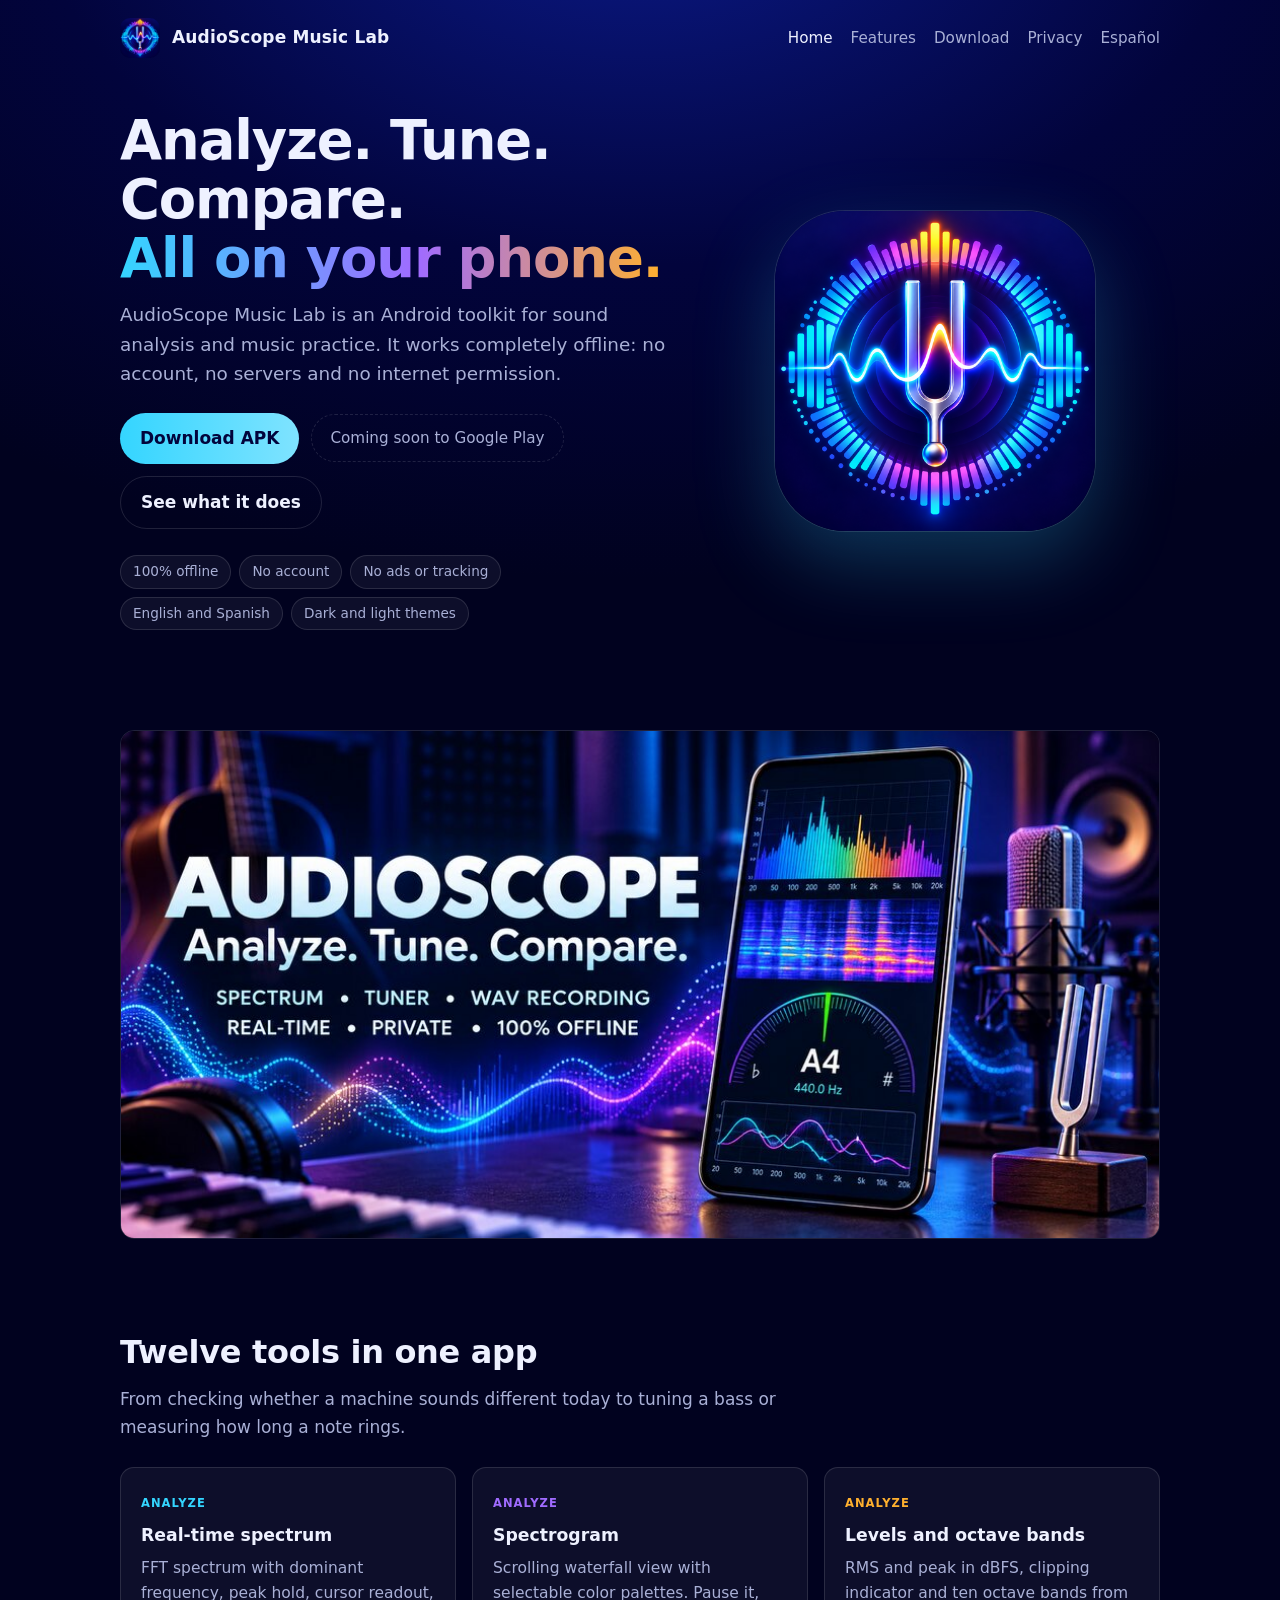
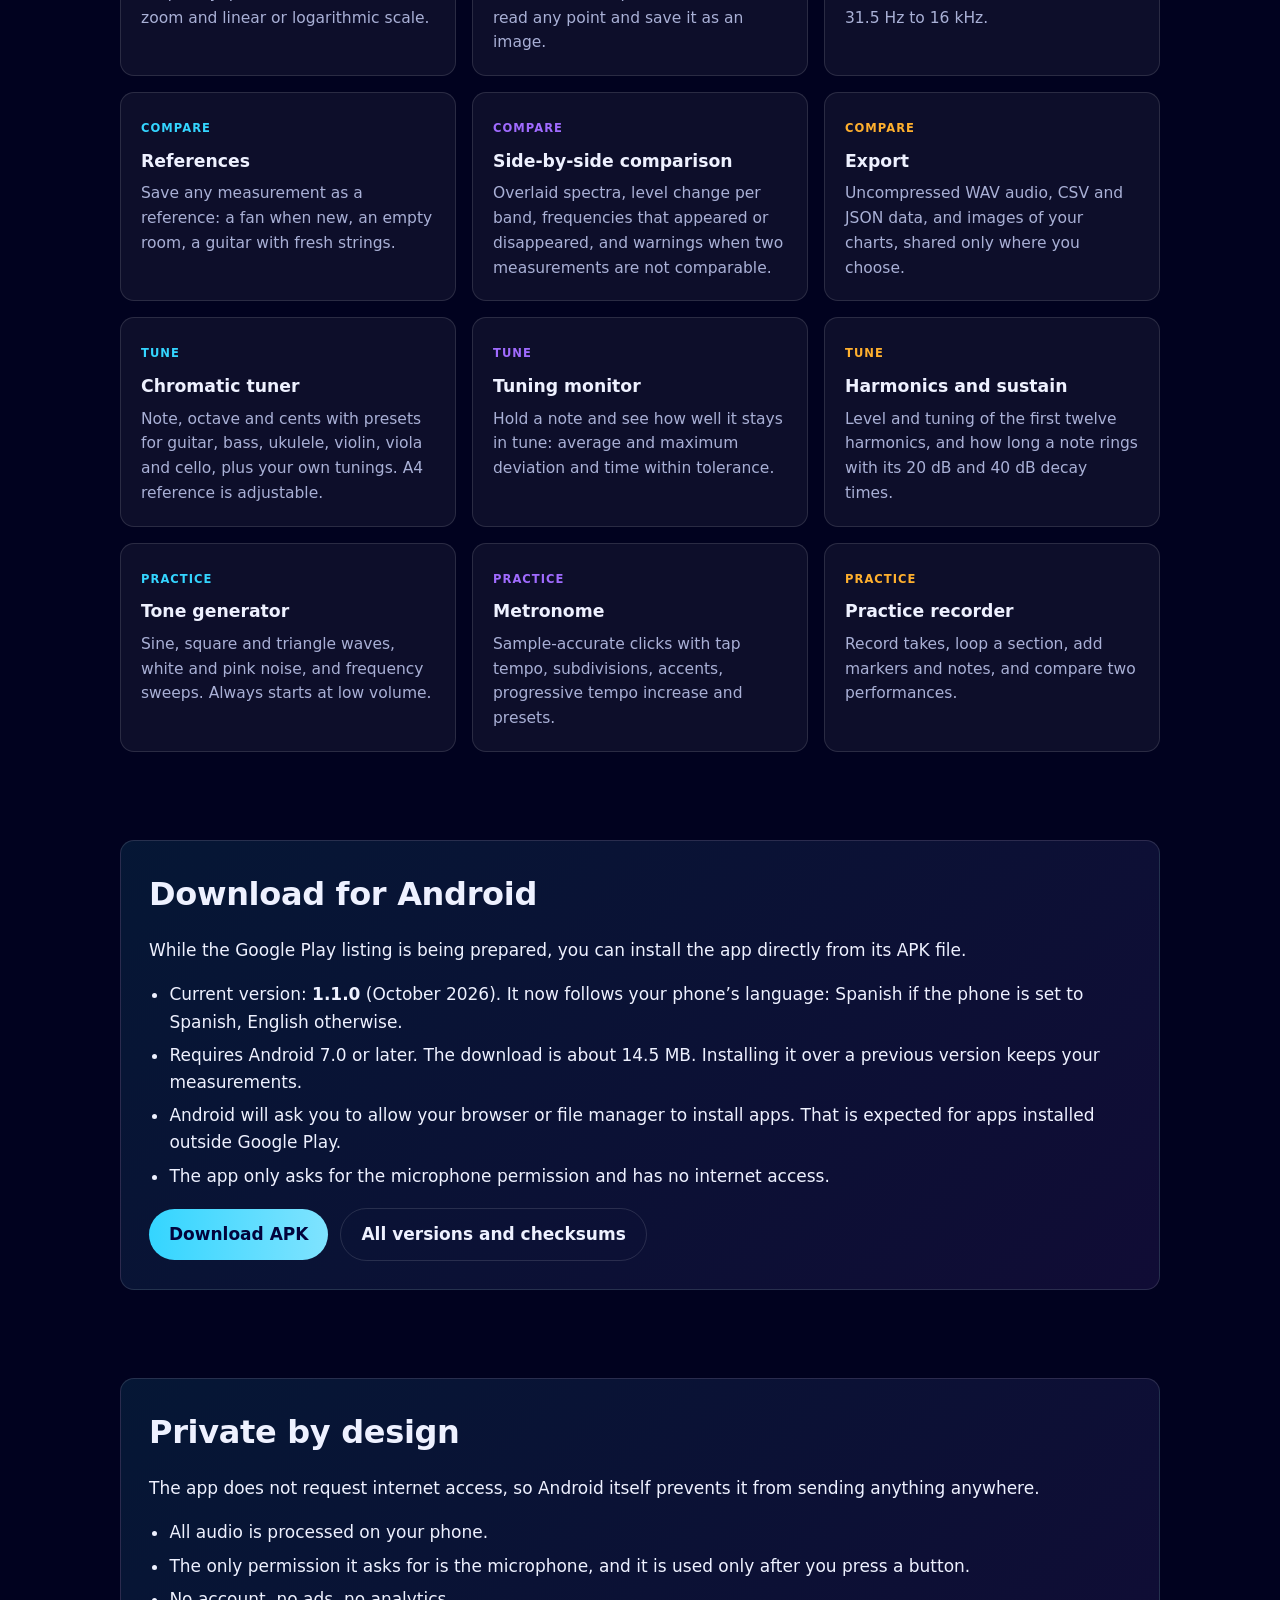
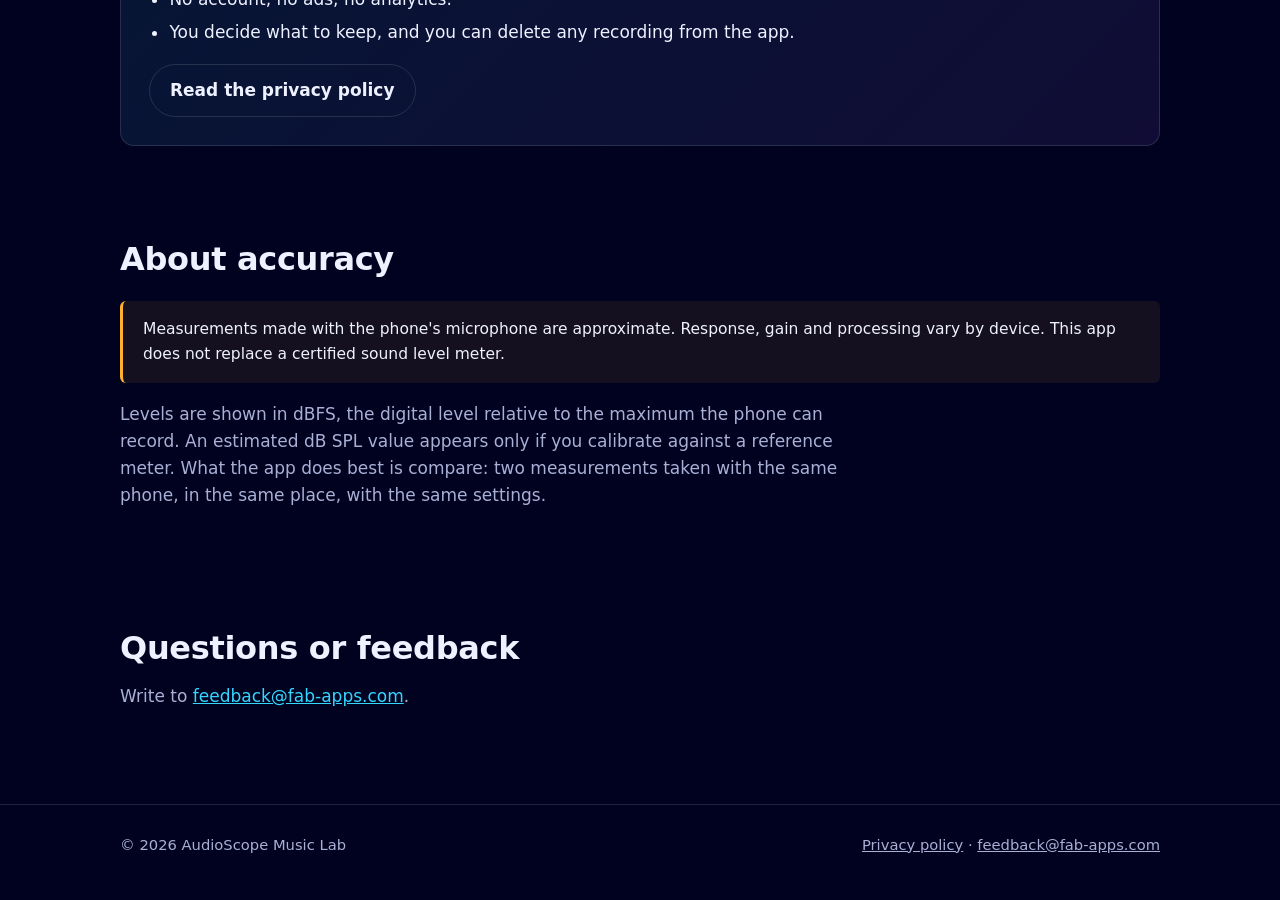
<file: index.html>
<!doctype html>
<html lang="en">
  <head>
    <meta charset="utf-8" />
    <meta name="viewport" content="width=device-width, initial-scale=1" />
    <title>AudioScope Music Lab — sound analysis and music tools, 100% offline</title>
    <meta name="description" content="Spectrum analyzer, spectrogram, chromatic tuner, metronome, tone generator and WAV recorder for Android. Works offline with no account and no internet permission." />
    <meta name="theme-color" content="#02043c" />
    <meta property="og:title" content="AudioScope Music Lab — sound analysis and music tools, 100% offline" />
    <meta property="og:description" content="Spectrum analyzer, spectrogram, chromatic tuner, metronome, tone generator and WAV recorder for Android. Works offline with no account and no internet permission." />
    <meta property="og:type" content="website" />
    <meta property="og:image" content="feature-graphic.jpg" />
    <link rel="icon" type="image/png" href="favicon.png" />
    <link rel="apple-touch-icon" href="icon-192.png" />
    <link rel="stylesheet" href="styles.css" />
  </head>
  <body>
    <header class="wrap site-header">
      <a class="brand" href="index.html"><img src="icon-192.png" alt="" width="40" height="40" />AudioScope Music Lab</a>
      <nav class="site-nav" aria-label="Main"><a href="index.html" aria-current="page">Home</a><a href="#features">Features</a><a href="#download">Download</a><a href="privacy.html">Privacy</a><a href="es.html">Español</a></nav>
    </header>
    <main>
      <div class="wrap hero">
        <div>
          <h1>Analyze. Tune. Compare.<br /><span>All on your phone.</span></h1>
          <p class="lead">AudioScope Music Lab is an Android toolkit for sound analysis and music practice. It works completely offline: no account, no servers and no internet permission.</p>
          <div class="actions">
            <a class="button" href="https://github.com/franbenaglia/audioScopeMusicLab-landing/releases/latest/download/AudioScopeMusicLab.apk">Download APK</a>
            <span class="badge">Coming soon to Google Play</span>
            <a class="button ghost" href="#features">See what it does</a>
          </div>
          <ul class="chips" aria-label="Highlights">
            <li>100% offline</li>
            <li>No account</li>
            <li>No ads or tracking</li>
            <li>English and Spanish</li>
            <li>Dark and light themes</li>
          </ul>
        </div>
        <img class="hero-icon" src="AudioScope-Google-Play-Icon-512.png" width="512" height="512" alt="AudioScope Music Lab app icon: a tuning fork over a glowing sound wave" />
      </div>

      <section class="wrap" aria-label="Preview">
        <img class="feature-graphic" src="feature-graphic.jpg" width="1024" height="500" alt="AudioScope on a phone showing a spectrum, a spectrogram and a tuner reading A4 at 440 Hz" />
      </section>

      <section class="wrap" id="features">
        <h2>Twelve tools in one app</h2>
        <p class="section-intro">From checking whether a machine sounds different today to tuning a bass or measuring how long a note rings.</p>
        <div class="grid">
          <article class="card"><span class="tag">Analyze</span><h3>Real-time spectrum</h3><p>FFT spectrum with dominant frequency, peak hold, cursor readout, zoom and linear or logarithmic scale.</p></article>
          <article class="card"><span class="tag">Analyze</span><h3>Spectrogram</h3><p>Scrolling waterfall view with selectable color palettes. Pause it, read any point and save it as an image.</p></article>
          <article class="card"><span class="tag">Analyze</span><h3>Levels and octave bands</h3><p>RMS and peak in dBFS, clipping indicator and ten octave bands from 31.5 Hz to 16 kHz.</p></article>
          <article class="card"><span class="tag">Compare</span><h3>References</h3><p>Save any measurement as a reference: a fan when new, an empty room, a guitar with fresh strings.</p></article>
          <article class="card"><span class="tag">Compare</span><h3>Side-by-side comparison</h3><p>Overlaid spectra, level change per band, frequencies that appeared or disappeared, and warnings when two measurements are not comparable.</p></article>
          <article class="card"><span class="tag">Compare</span><h3>Export</h3><p>Uncompressed WAV audio, CSV and JSON data, and images of your charts, shared only where you choose.</p></article>
          <article class="card"><span class="tag">Tune</span><h3>Chromatic tuner</h3><p>Note, octave and cents with presets for guitar, bass, ukulele, violin, viola and cello, plus your own tunings. A4 reference is adjustable.</p></article>
          <article class="card"><span class="tag">Tune</span><h3>Tuning monitor</h3><p>Hold a note and see how well it stays in tune: average and maximum deviation and time within tolerance.</p></article>
          <article class="card"><span class="tag">Tune</span><h3>Harmonics and sustain</h3><p>Level and tuning of the first twelve harmonics, and how long a note rings with its 20 dB and 40 dB decay times.</p></article>
          <article class="card"><span class="tag">Practice</span><h3>Tone generator</h3><p>Sine, square and triangle waves, white and pink noise, and frequency sweeps. Always starts at low volume.</p></article>
          <article class="card"><span class="tag">Practice</span><h3>Metronome</h3><p>Sample-accurate clicks with tap tempo, subdivisions, accents, progressive tempo increase and presets.</p></article>
          <article class="card"><span class="tag">Practice</span><h3>Practice recorder</h3><p>Record takes, loop a section, add markers and notes, and compare two performances.</p></article>
        </div>
      </section>

      <section class="wrap" id="download">
        <div class="privacy-panel">
          <h2>Download for Android</h2>
          <p>While the Google Play listing is being prepared, you can install the app directly from its APK file.</p>
          <ul>
            <li>Current version: <strong>1.1.0</strong> (October 2026). It now follows your phone’s language: Spanish if the phone is set to Spanish, English otherwise.</li>
            <li>Requires Android 7.0 or later. The download is about 14.5 MB. Installing it over a previous version keeps your measurements.</li>
            <li>Android will ask you to allow your browser or file manager to install apps. That is expected for apps installed outside Google Play.</li>
            <li>The app only asks for the microphone permission and has no internet access.</li>
          </ul>
          <div class="actions">
            <a class="button" href="https://github.com/franbenaglia/audioScopeMusicLab-landing/releases/latest/download/AudioScopeMusicLab.apk">Download APK</a>
            <a class="button ghost" href="https://github.com/franbenaglia/audioScopeMusicLab-landing/releases">All versions and checksums</a>
          </div>
        </div>
      </section>

      <section class="wrap" id="privacy">
        <div class="privacy-panel">
          <h2>Private by design</h2>
          <p>The app does not request internet access, so Android itself prevents it from sending anything anywhere.</p>
          <ul>
            <li>All audio is processed on your phone.</li>
            <li>The only permission it asks for is the microphone, and it is used only after you press a button.</li>
            <li>No account, no ads, no analytics.</li>
            <li>You decide what to keep, and you can delete any recording from the app.</li>
          </ul>
          <a class="button ghost" href="privacy.html">Read the privacy policy</a>
        </div>
      </section>

      <section class="wrap" id="accuracy">
        <h2>About accuracy</h2>
        <p class="note">Measurements made with the phone's microphone are approximate. Response, gain and processing vary by device. This app does not replace a certified sound level meter.</p>
        <p class="section-intro" style="margin-top:18px">Levels are shown in dBFS, the digital level relative to the maximum the phone can record. An estimated dB SPL value appears only if you calibrate against a reference meter. What the app does best is compare: two measurements taken with the same phone, in the same place, with the same settings.</p>
      </section>

      <section class="wrap" id="contact">
        <h2>Questions or feedback</h2>
        <p class="section-intro">Write to <a href="mailto:feedback@fab-apps.com">feedback@fab-apps.com</a>.</p>
      </section>
    </main>

    <footer class="site-footer">
      <div class="wrap">
        <span>© 2026 AudioScope Music Lab</span>
        <span><a href="privacy.html">Privacy policy</a> · <a href="mailto:feedback@fab-apps.com">feedback@fab-apps.com</a></span>
      </div>
    </footer>
  </body>
</html>
</file>
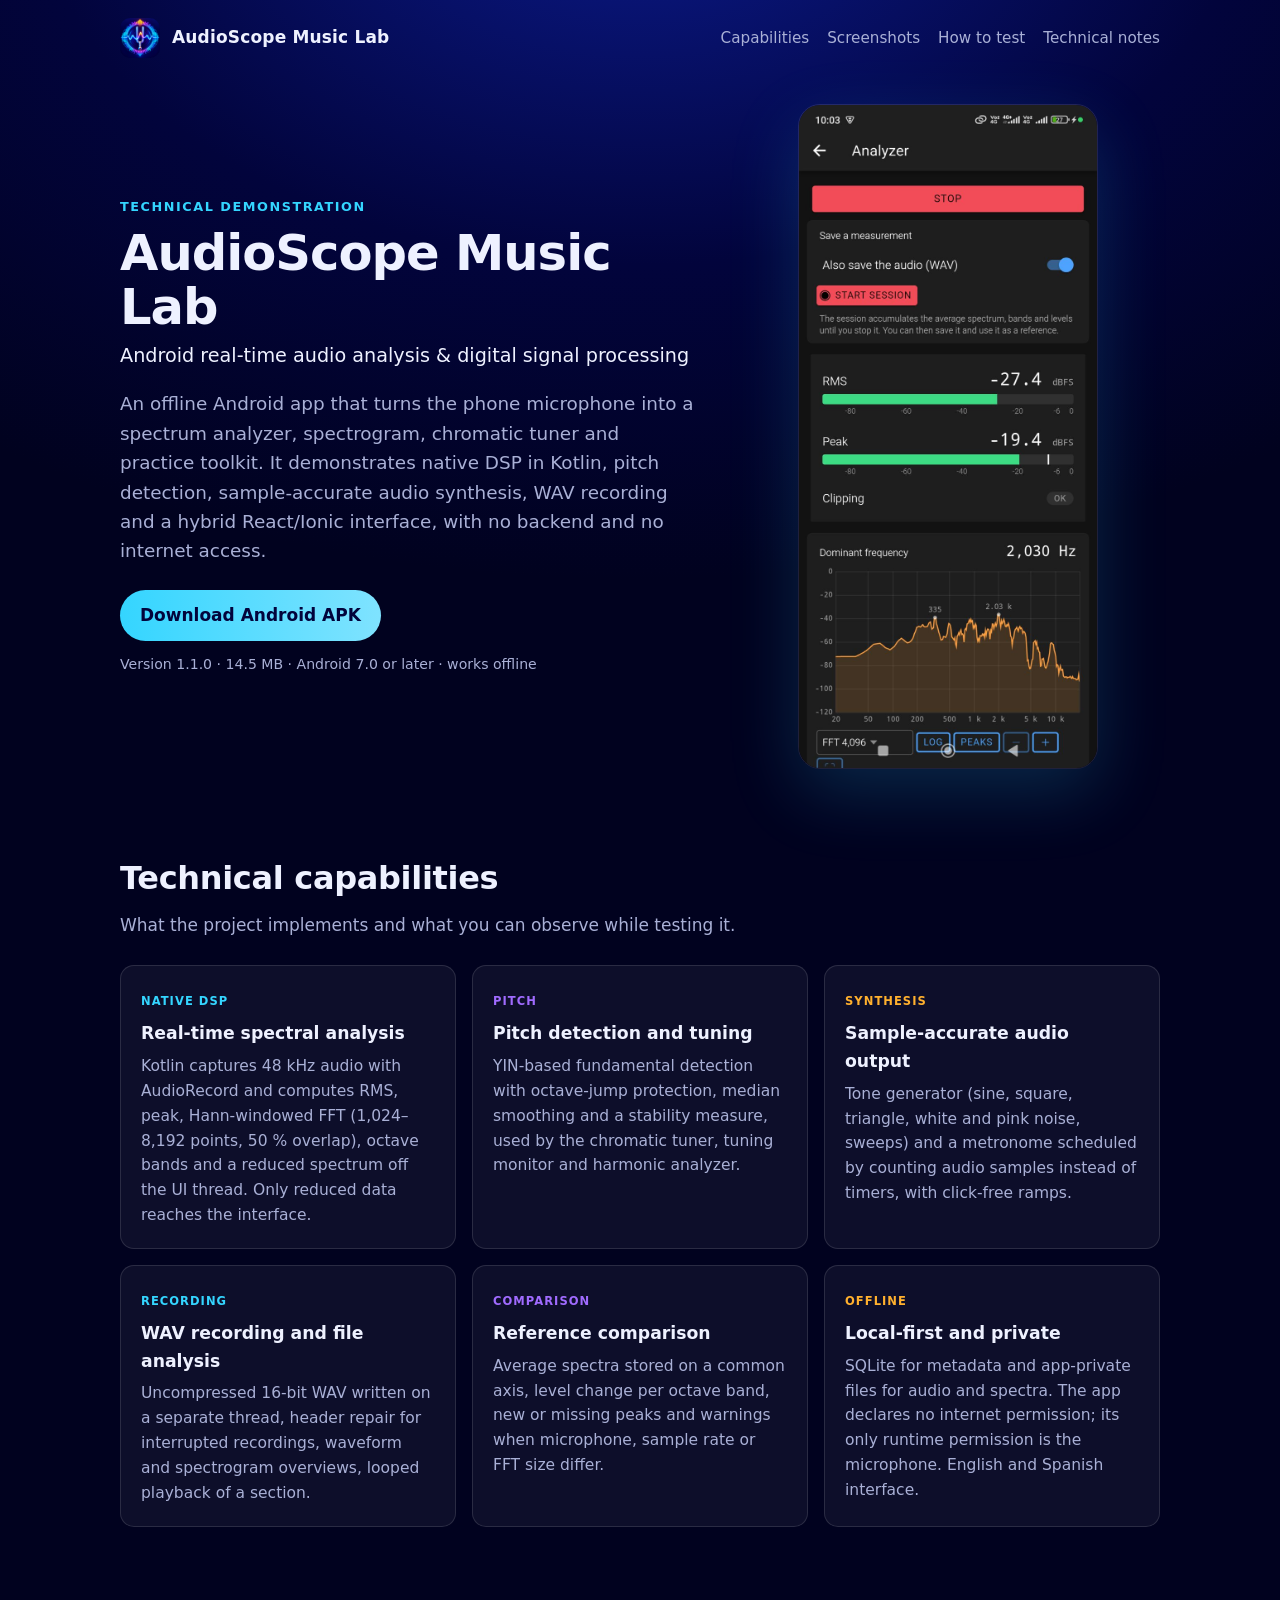
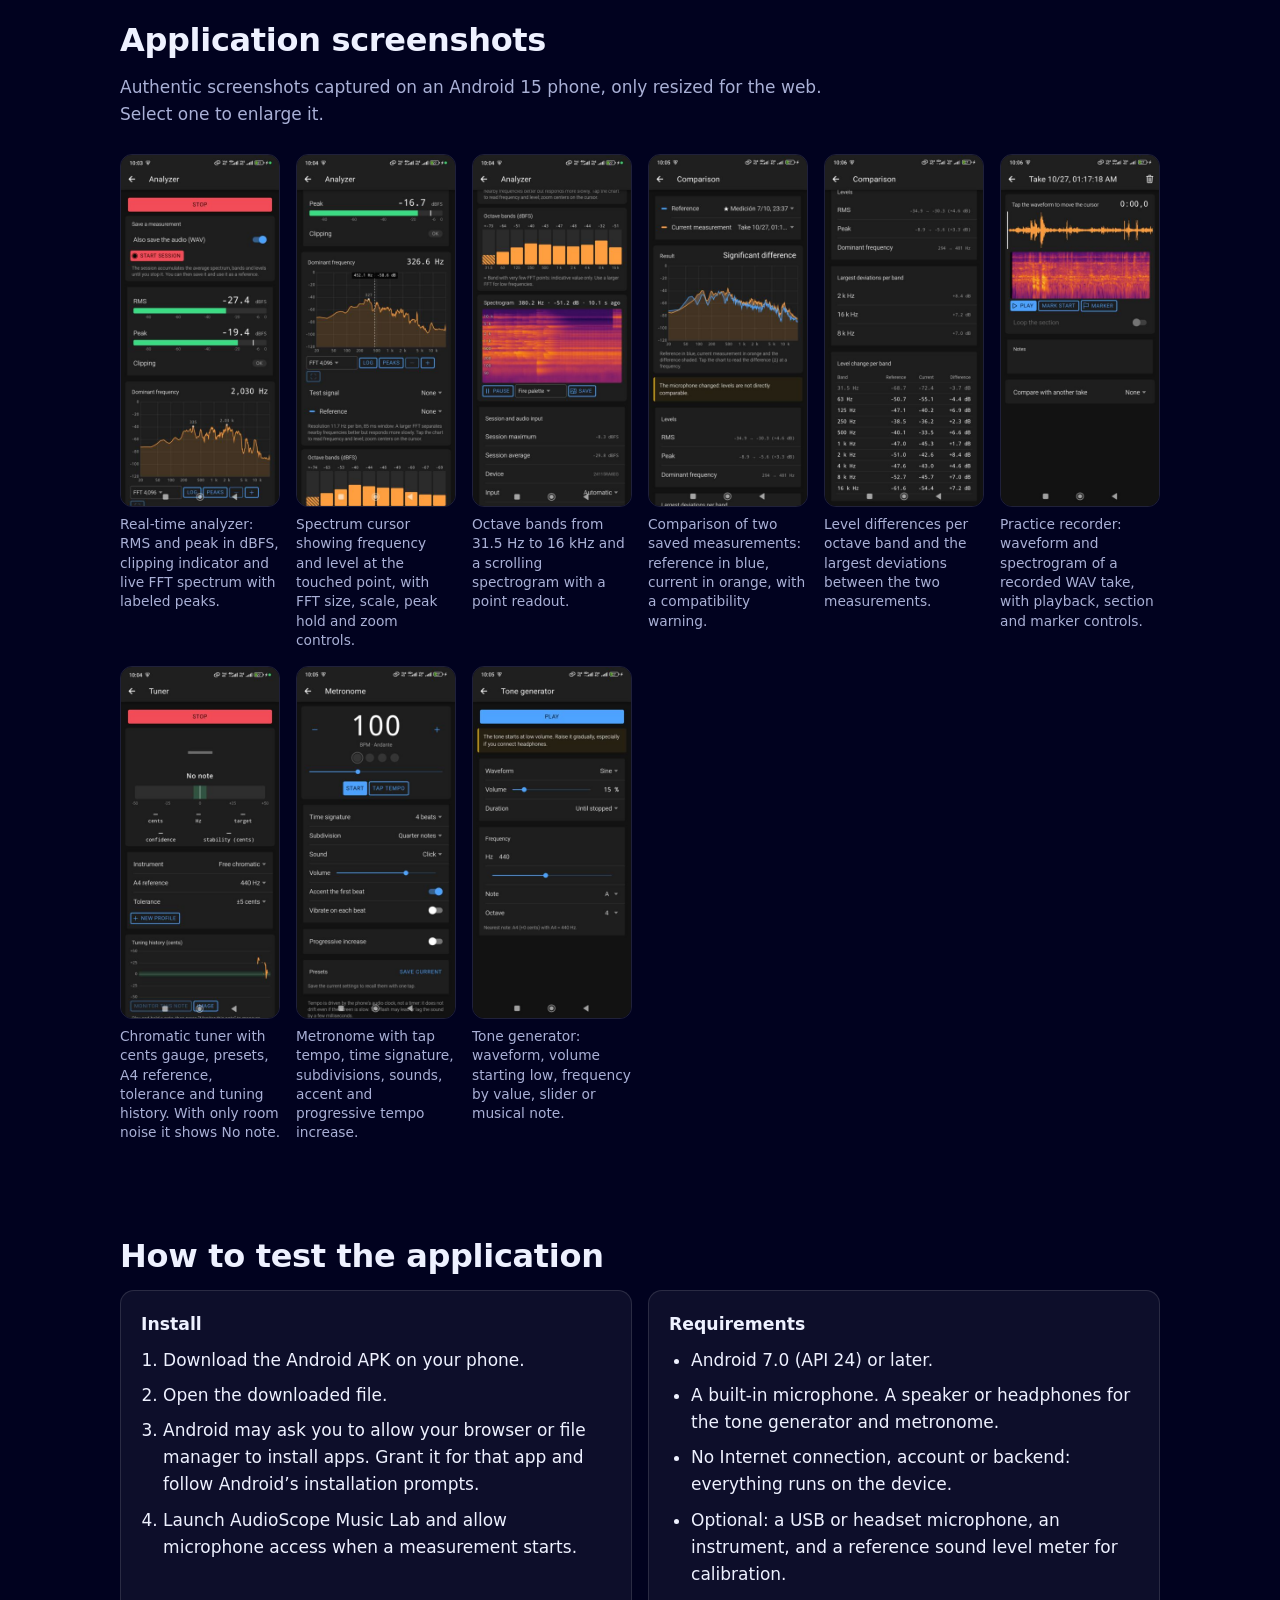
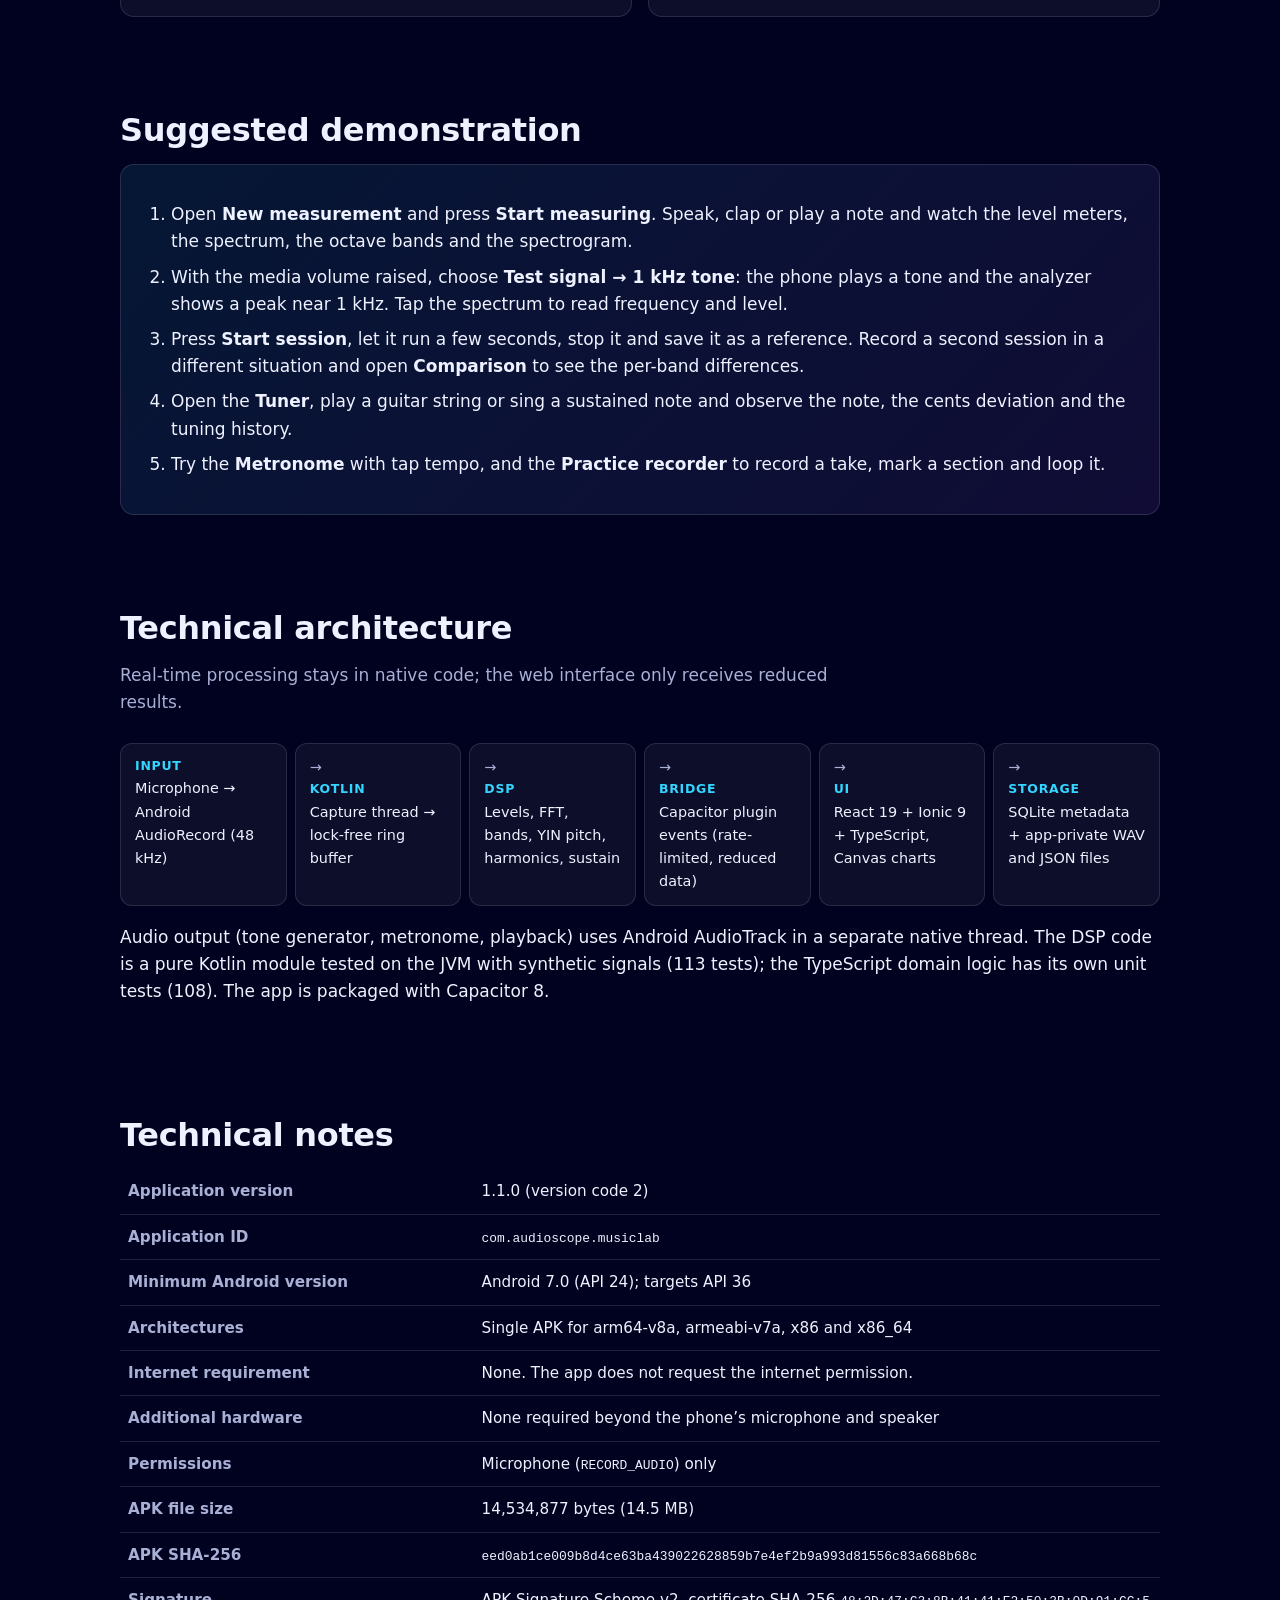
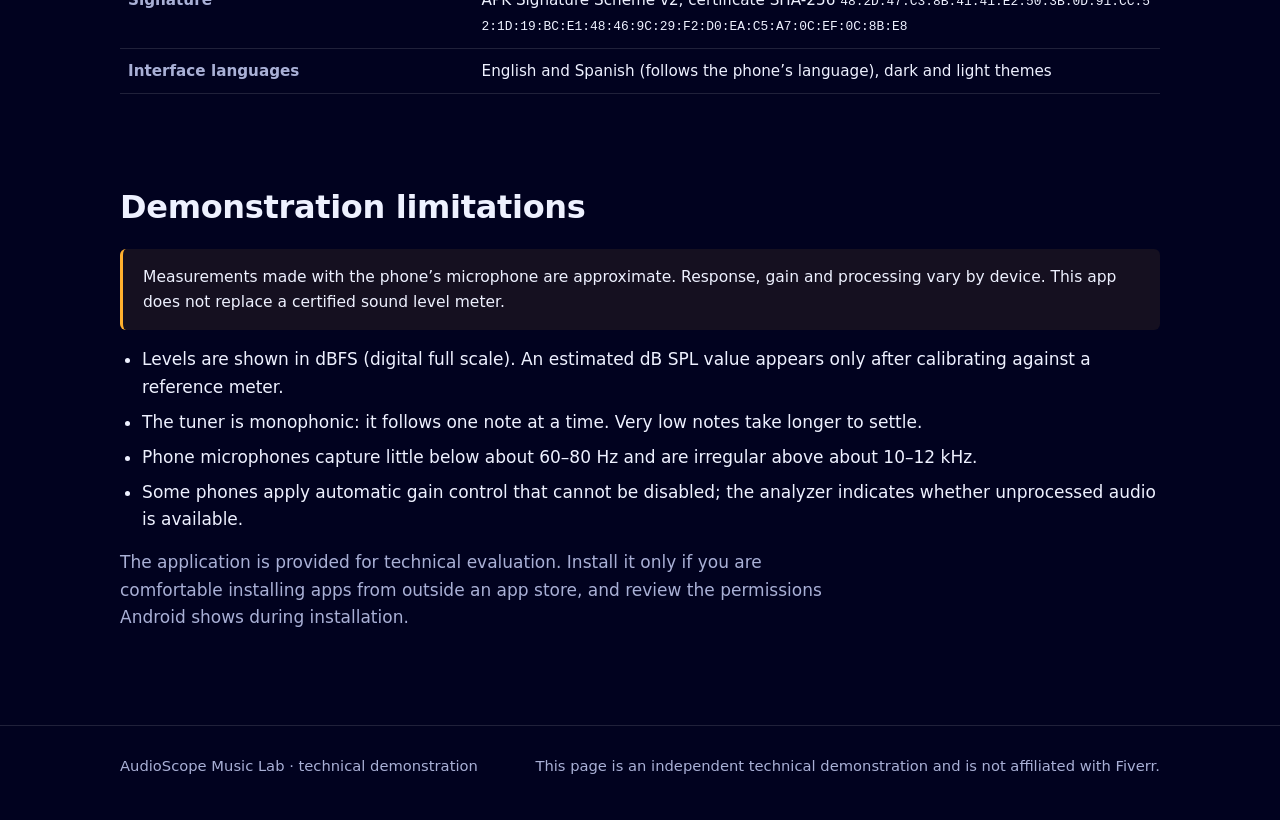
<file: demo/index.html>
<!doctype html>
<html lang="en">
  <head>
    <meta charset="utf-8" />
    <meta name="viewport" content="width=device-width, initial-scale=1" />
    <title>AudioScope Music Lab — Android audio analysis demo</title>
    <meta name="description" content="Technical demonstration of AudioScope Music Lab, an offline Android app for real-time audio analysis, tuning and music practice." />
    <!-- Indexado: «noindex, follow» por defecto. Para permitir que los buscadores la indexen, cambiar a «index, follow». -->
    <meta name="robots" content="noindex, follow" />
    <meta name="theme-color" content="#02043c" />
    <link rel="icon" type="image/png" href="../favicon.png" />
    <link rel="stylesheet" href="../styles.css" />
    <link rel="stylesheet" href="demo.css" />
  </head>
  <body>
    <header class="wrap site-header">
      <span class="brand"><img src="../icon-192.png" alt="" width="40" height="40" />AudioScope Music Lab</span>
      <nav class="site-nav" aria-label="Sections">
        <a href="#capabilities">Capabilities</a><a href="#gallery">Screenshots</a><a href="#test">How to test</a><a href="#notes">Technical notes</a>
      </nav>
    </header>

    <main>
      <div class="wrap demo-hero">
        <div>
          <p class="eyebrow">Technical demonstration</p>
          <h1>AudioScope Music Lab</h1>
          <p class="subtitle">Android real-time audio analysis &amp; digital signal processing</p>
          <p class="lead">An offline Android app that turns the phone microphone into a spectrum analyzer, spectrogram, chromatic tuner and practice toolkit. It demonstrates native DSP in Kotlin, pitch detection, sample-accurate audio synthesis, WAV recording and a hybrid React/Ionic interface, with no backend and no internet access.</p>
          <div class="actions">
            <a class="button" href="audioscope-music-lab-v1.1.0.apk" type="application/vnd.android.package-archive">Download Android APK</a>
          </div>
          <p class="download-meta">Version 1.1.0 · 14.5 MB · Android 7.0 or later · works offline</p>
        </div>
        <img class="phone-shot" src="screens/02-analyzer.jpg" width="720" height="1601" alt="AudioScope analyzer screen with level meters and a live frequency spectrum" />
      </div>

      <section class="wrap" id="capabilities">
        <h2>Technical capabilities</h2>
        <p class="section-intro">What the project implements and what you can observe while testing it.</p>
        <div class="grid">
          <article class="card"><span class="tag">Native DSP</span><h3>Real-time spectral analysis</h3><p>Kotlin captures 48 kHz audio with AudioRecord and computes RMS, peak, Hann-windowed FFT (1,024–8,192 points, 50 % overlap), octave bands and a reduced spectrum off the UI thread. Only reduced data reaches the interface.</p></article>
          <article class="card"><span class="tag">Pitch</span><h3>Pitch detection and tuning</h3><p>YIN-based fundamental detection with octave-jump protection, median smoothing and a stability measure, used by the chromatic tuner, tuning monitor and harmonic analyzer.</p></article>
          <article class="card"><span class="tag">Synthesis</span><h3>Sample-accurate audio output</h3><p>Tone generator (sine, square, triangle, white and pink noise, sweeps) and a metronome scheduled by counting audio samples instead of timers, with click-free ramps.</p></article>
          <article class="card"><span class="tag">Recording</span><h3>WAV recording and file analysis</h3><p>Uncompressed 16-bit WAV written on a separate thread, header repair for interrupted recordings, waveform and spectrogram overviews, looped playback of a section.</p></article>
          <article class="card"><span class="tag">Comparison</span><h3>Reference comparison</h3><p>Average spectra stored on a common axis, level change per octave band, new or missing peaks and warnings when microphone, sample rate or FFT size differ.</p></article>
          <article class="card"><span class="tag">Offline</span><h3>Local-first and private</h3><p>SQLite for metadata and app-private files for audio and spectra. The app declares no internet permission; its only runtime permission is the microphone. English and Spanish interface.</p></article>
        </div>
      </section>

      <section class="wrap" id="gallery">
        <h2>Application screenshots</h2>
        <p class="section-intro">Authentic screenshots captured on an Android 15 phone, only resized for the web. Select one to enlarge it.</p>
        <div class="gallery">
          <figure>
            <a href="#shot-1"><img src="screens/02-analyzer-thumb.jpg" width="360" height="800" loading="lazy" alt="Analyzer screen with level meters and a live frequency spectrum" /></a>
            <figcaption>Real-time analyzer: RMS and peak in dBFS, clipping indicator and live FFT spectrum with labeled peaks.</figcaption>
          </figure>
          <figure>
            <a href="#shot-2"><img src="screens/03-spectrum-thumb.jpg" width="360" height="800" loading="lazy" alt="Spectrum chart with a cursor reading 452.1 Hz at -58.6 dB" /></a>
            <figcaption>Spectrum cursor showing frequency and level at the touched point, with FFT size, scale, peak hold and zoom controls.</figcaption>
          </figure>
          <figure>
            <a href="#shot-3"><img src="screens/04-spectrogram-thumb.jpg" width="360" height="800" loading="lazy" alt="Octave band bars above a spectrogram heat map" /></a>
            <figcaption>Octave bands from 31.5 Hz to 16 kHz and a scrolling spectrogram with a point readout.</figcaption>
          </figure>
          <figure>
            <a href="#shot-4"><img src="screens/09-compare-thumb.jpg" width="360" height="800" loading="lazy" alt="Comparison screen overlaying two spectra with the result Significant difference" /></a>
            <figcaption>Comparison of two saved measurements: reference in blue, current in orange, with a compatibility warning.</figcaption>
          </figure>
          <figure>
            <a href="#shot-5"><img src="screens/10-compare-bands-thumb.jpg" width="360" height="800" loading="lazy" alt="Table of level changes per octave band" /></a>
            <figcaption>Level differences per octave band and the largest deviations between the two measurements.</figcaption>
          </figure>
          <figure>
            <a href="#shot-6"><img src="screens/11-take-thumb.jpg" width="360" height="800" loading="lazy" alt="Recorded take showing its waveform and spectrogram" /></a>
            <figcaption>Practice recorder: waveform and spectrogram of a recorded WAV take, with playback, section and marker controls.</figcaption>
          </figure>
          <figure>
            <a href="#shot-7"><img src="screens/05-tuner-thumb.jpg" width="360" height="800" loading="lazy" alt="Tuner screen showing No note with the cents gauge and tuning history" /></a>
            <figcaption>Chromatic tuner with cents gauge, presets, A4 reference, tolerance and tuning history. With only room noise it shows No note.</figcaption>
          </figure>
          <figure>
            <a href="#shot-8"><img src="screens/06-metronome-thumb.jpg" width="360" height="800" loading="lazy" alt="Metronome screen set to 100 BPM" /></a>
            <figcaption>Metronome with tap tempo, time signature, subdivisions, sounds, accent and progressive tempo increase.</figcaption>
          </figure>
          <figure>
            <a href="#shot-9"><img src="screens/07-tone-thumb.jpg" width="360" height="800" loading="lazy" alt="Tone generator screen set to a 440 Hz sine wave" /></a>
            <figcaption>Tone generator: waveform, volume starting low, frequency by value, slider or musical note.</figcaption>
          </figure>
        </div>
      </section>

      <section class="wrap" id="test">
        <h2>How to test the application</h2>
        <div class="grid">
          <article class="card">
            <h3>Install</h3>
            <ol class="steps">
              <li>Download the Android APK on your phone.</li>
              <li>Open the downloaded file.</li>
              <li>Android may ask you to allow your browser or file manager to install apps. Grant it for that app and follow Android’s installation prompts.</li>
              <li>Launch AudioScope Music Lab and allow microphone access when a measurement starts.</li>
            </ol>
          </article>
          <article class="card">
            <h3>Requirements</h3>
            <ul class="steps">
              <li>Android 7.0 (API 24) or later.</li>
              <li>A built-in microphone. A speaker or headphones for the tone generator and metronome.</li>
              <li>No Internet connection, account or backend: everything runs on the device.</li>
              <li>Optional: a USB or headset microphone, an instrument, and a reference sound level meter for calibration.</li>
            </ul>
          </article>
        </div>
      </section>

      <section class="wrap" id="scenario">
        <h2>Suggested demonstration</h2>
        <div class="privacy-panel">
          <ol class="steps">
            <li>Open <strong>New measurement</strong> and press <strong>Start measuring</strong>. Speak, clap or play a note and watch the level meters, the spectrum, the octave bands and the spectrogram.</li>
            <li>With the media volume raised, choose <strong>Test signal → 1 kHz tone</strong>: the phone plays a tone and the analyzer shows a peak near 1 kHz. Tap the spectrum to read frequency and level.</li>
            <li>Press <strong>Start session</strong>, let it run a few seconds, stop it and save it as a reference. Record a second session in a different situation and open <strong>Comparison</strong> to see the per-band differences.</li>
            <li>Open the <strong>Tuner</strong>, play a guitar string or sing a sustained note and observe the note, the cents deviation and the tuning history.</li>
            <li>Try the <strong>Metronome</strong> with tap tempo, and the <strong>Practice recorder</strong> to record a take, mark a section and loop it.</li>
          </ol>
        </div>
      </section>

      <section class="wrap" id="architecture">
        <h2>Technical architecture</h2>
        <p class="section-intro">Real-time processing stays in native code; the web interface only receives reduced results.</p>
        <ol class="flow" aria-label="Audio processing pipeline">
          <li><strong>Input</strong>Microphone → Android AudioRecord (48 kHz)</li>
          <li><strong>Kotlin</strong>Capture thread → lock-free ring buffer</li>
          <li><strong>DSP</strong>Levels, FFT, bands, YIN pitch, harmonics, sustain</li>
          <li><strong>Bridge</strong>Capacitor plugin events (rate-limited, reduced data)</li>
          <li><strong>UI</strong>React 19 + Ionic 9 + TypeScript, Canvas charts</li>
          <li><strong>Storage</strong>SQLite metadata + app-private WAV and JSON files</li>
        </ol>
        <p>Audio output (tone generator, metronome, playback) uses Android AudioTrack in a separate native thread. The DSP code is a pure Kotlin module tested on the JVM with synthetic signals (113 tests); the TypeScript domain logic has its own unit tests (108). The app is packaged with Capacitor 8.</p>
      </section>

      <section class="wrap" id="notes">
        <h2>Technical notes</h2>
        <table class="specs">
          <tbody>
            <tr><th scope="row">Application version</th><td>1.1.0 (version code 2)</td></tr>
            <tr><th scope="row">Application ID</th><td><code>com.audioscope.musiclab</code></td></tr>
            <tr><th scope="row">Minimum Android version</th><td>Android 7.0 (API 24); targets API 36</td></tr>
            <tr><th scope="row">Architectures</th><td>Single APK for arm64-v8a, armeabi-v7a, x86 and x86_64</td></tr>
            <tr><th scope="row">Internet requirement</th><td>None. The app does not request the internet permission.</td></tr>
            <tr><th scope="row">Additional hardware</th><td>None required beyond the phone’s microphone and speaker</td></tr>
            <tr><th scope="row">Permissions</th><td>Microphone (<code>RECORD_AUDIO</code>) only</td></tr>
            <tr><th scope="row">APK file size</th><td>14,534,877 bytes (14.5 MB)</td></tr>
            <tr><th scope="row">APK SHA-256</th><td><code>eed0ab1ce009b8d4ce63ba439022628859b7e4ef2b9a993d81556c83a668b68c</code></td></tr>
            <tr><th scope="row">Signature</th><td>APK Signature Scheme v2, certificate SHA-256 <code>48:2D:47:C3:8B:41:41:E2:50:3B:0D:91:CC:52:1D:19:BC:E1:48:46:9C:29:F2:D0:EA:C5:A7:0C:EF:0C:8B:E8</code></td></tr>
            <tr><th scope="row">Interface languages</th><td>English and Spanish (follows the phone’s language), dark and light themes</td></tr>
          </tbody>
        </table>
      </section>

      <section class="wrap" id="limitations">
        <h2>Demonstration limitations</h2>
        <p class="note">Measurements made with the phone’s microphone are approximate. Response, gain and processing vary by device. This app does not replace a certified sound level meter.</p>
        <ul class="steps" style="margin-top:16px">
          <li>Levels are shown in dBFS (digital full scale). An estimated dB SPL value appears only after calibrating against a reference meter.</li>
          <li>The tuner is monophonic: it follows one note at a time. Very low notes take longer to settle.</li>
          <li>Phone microphones capture little below about 60–80 Hz and are irregular above about 10–12 kHz.</li>
          <li>Some phones apply automatic gain control that cannot be disabled; the analyzer indicates whether unprocessed audio is available.</li>
        </ul>
        <p class="section-intro" style="margin-top:16px">The application is provided for technical evaluation. Install it only if you are comfortable installing apps from outside an app store, and review the permissions Android shows during installation.</p>
      </section>
    </main>

    <footer class="site-footer">
      <div class="wrap">
        <span>AudioScope Music Lab · technical demonstration</span>
        <span>This page is an independent technical demonstration and is not affiliated with Fiverr.</span>
      </div>
    </footer>

    <div class="lightbox" id="shot-1" role="dialog" aria-label="Analyzer screen with level meters and a live frequency spectrum">
      <a class="close" href="#gallery">Close ✕</a>
      <img src="screens/02-analyzer.jpg" width="720" height="1601" loading="lazy" alt="Analyzer screen with level meters and a live frequency spectrum" />
      <p>Real-time analyzer: RMS and peak in dBFS, clipping indicator and live FFT spectrum with labeled peaks.</p>
    </div>
    <div class="lightbox" id="shot-2" role="dialog" aria-label="Spectrum chart with a cursor reading 452.1 Hz at -58.6 dB">
      <a class="close" href="#gallery">Close ✕</a>
      <img src="screens/03-spectrum.jpg" width="720" height="1601" loading="lazy" alt="Spectrum chart with a cursor reading 452.1 Hz at -58.6 dB" />
      <p>Spectrum cursor showing frequency and level at the touched point, with FFT size, scale, peak hold and zoom controls.</p>
    </div>
    <div class="lightbox" id="shot-3" role="dialog" aria-label="Octave band bars above a spectrogram heat map">
      <a class="close" href="#gallery">Close ✕</a>
      <img src="screens/04-spectrogram.jpg" width="720" height="1601" loading="lazy" alt="Octave band bars above a spectrogram heat map" />
      <p>Octave bands from 31.5 Hz to 16 kHz and a scrolling spectrogram with a point readout.</p>
    </div>
    <div class="lightbox" id="shot-4" role="dialog" aria-label="Comparison screen overlaying two spectra with the result Significant difference">
      <a class="close" href="#gallery">Close ✕</a>
      <img src="screens/09-compare.jpg" width="720" height="1601" loading="lazy" alt="Comparison screen overlaying two spectra with the result Significant difference" />
      <p>Comparison of two saved measurements: reference in blue, current in orange, with a compatibility warning.</p>
    </div>
    <div class="lightbox" id="shot-5" role="dialog" aria-label="Table of level changes per octave band">
      <a class="close" href="#gallery">Close ✕</a>
      <img src="screens/10-compare-bands.jpg" width="720" height="1601" loading="lazy" alt="Table of level changes per octave band" />
      <p>Level differences per octave band and the largest deviations between the two measurements.</p>
    </div>
    <div class="lightbox" id="shot-6" role="dialog" aria-label="Recorded take showing its waveform and spectrogram">
      <a class="close" href="#gallery">Close ✕</a>
      <img src="screens/11-take.jpg" width="720" height="1601" loading="lazy" alt="Recorded take showing its waveform and spectrogram" />
      <p>Practice recorder: waveform and spectrogram of a recorded WAV take, with playback, section and marker controls.</p>
    </div>
    <div class="lightbox" id="shot-7" role="dialog" aria-label="Tuner screen showing No note with the cents gauge and tuning history">
      <a class="close" href="#gallery">Close ✕</a>
      <img src="screens/05-tuner.jpg" width="720" height="1601" loading="lazy" alt="Tuner screen showing No note with the cents gauge and tuning history" />
      <p>Chromatic tuner with cents gauge, presets, A4 reference, tolerance and tuning history. With only room noise it shows No note.</p>
    </div>
    <div class="lightbox" id="shot-8" role="dialog" aria-label="Metronome screen set to 100 BPM">
      <a class="close" href="#gallery">Close ✕</a>
      <img src="screens/06-metronome.jpg" width="720" height="1601" loading="lazy" alt="Metronome screen set to 100 BPM" />
      <p>Metronome with tap tempo, time signature, subdivisions, sounds, accent and progressive tempo increase.</p>
    </div>
    <div class="lightbox" id="shot-9" role="dialog" aria-label="Tone generator screen set to a 440 Hz sine wave">
      <a class="close" href="#gallery">Close ✕</a>
      <img src="screens/07-tone.jpg" width="720" height="1601" loading="lazy" alt="Tone generator screen set to a 440 Hz sine wave" />
      <p>Tone generator: waveform, volume starting low, frequency by value, slider or musical note.</p>
    </div>
  </body>
</html>
</file>
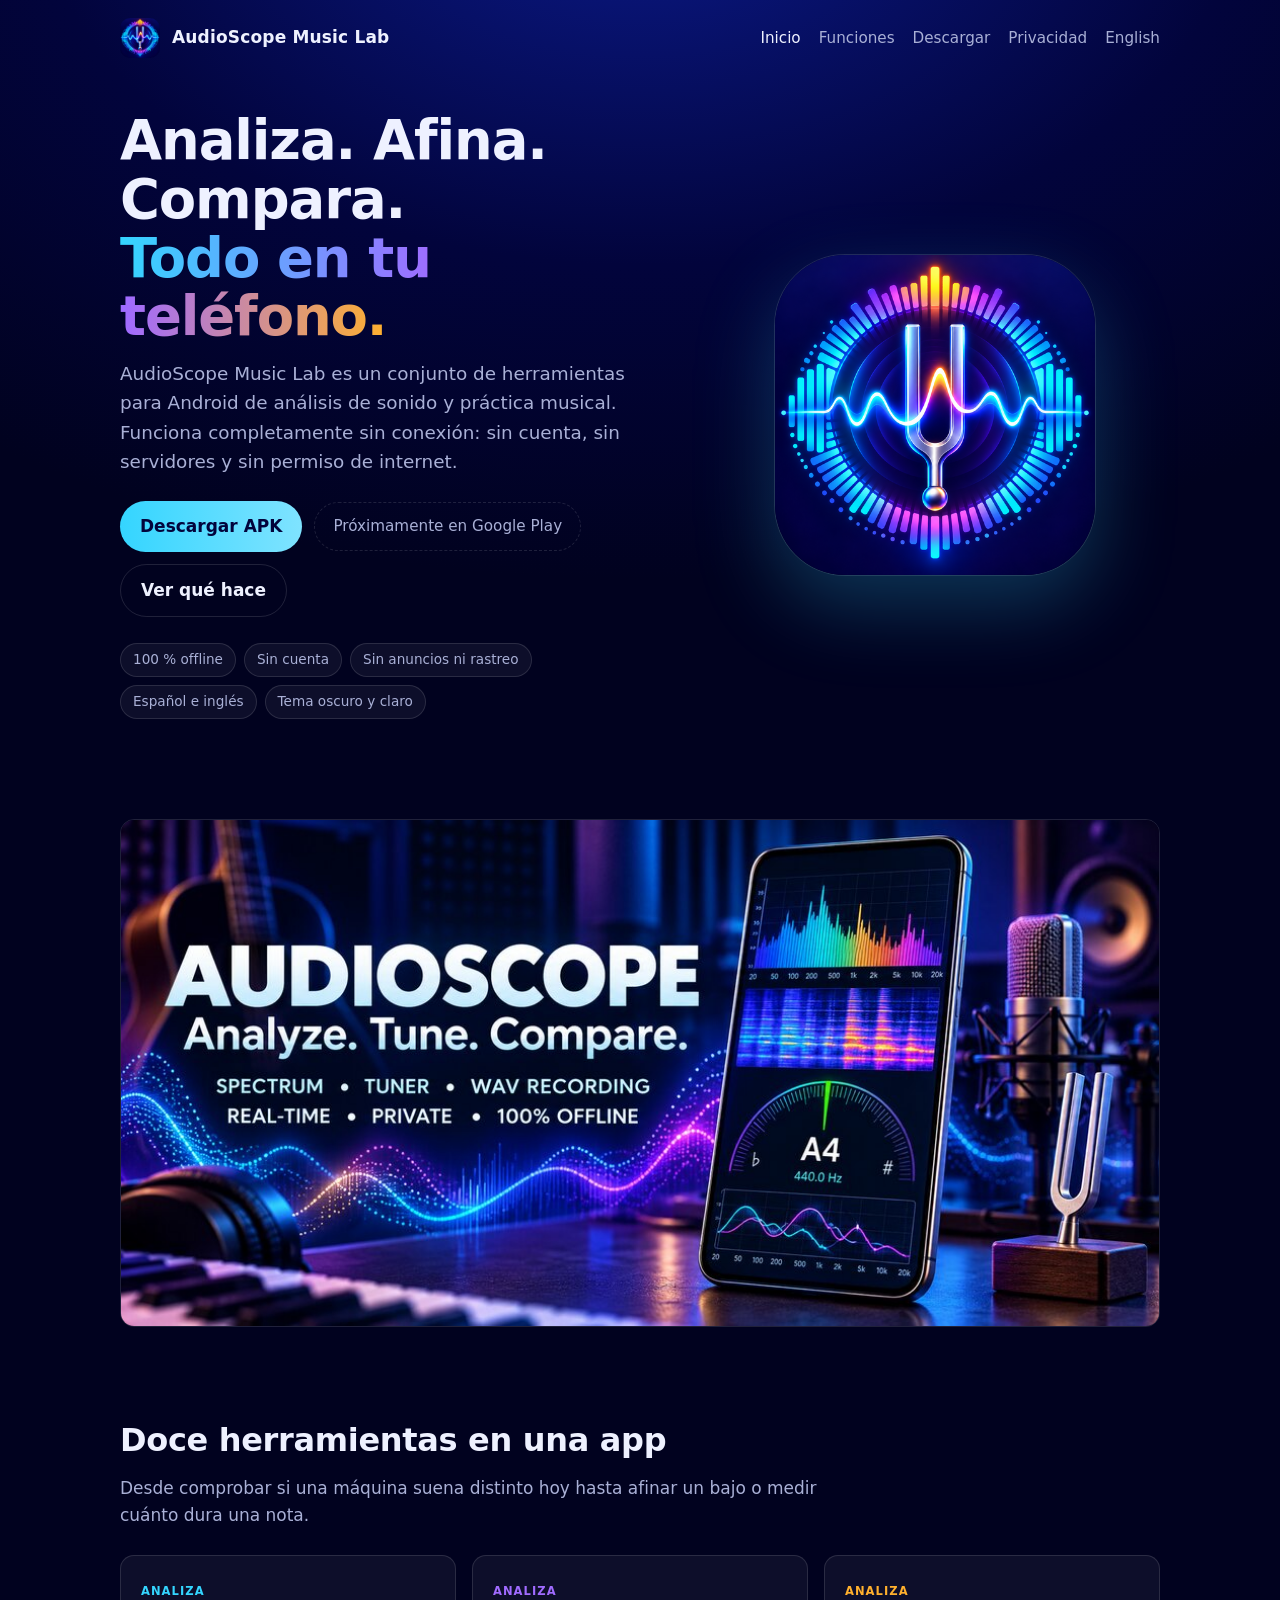
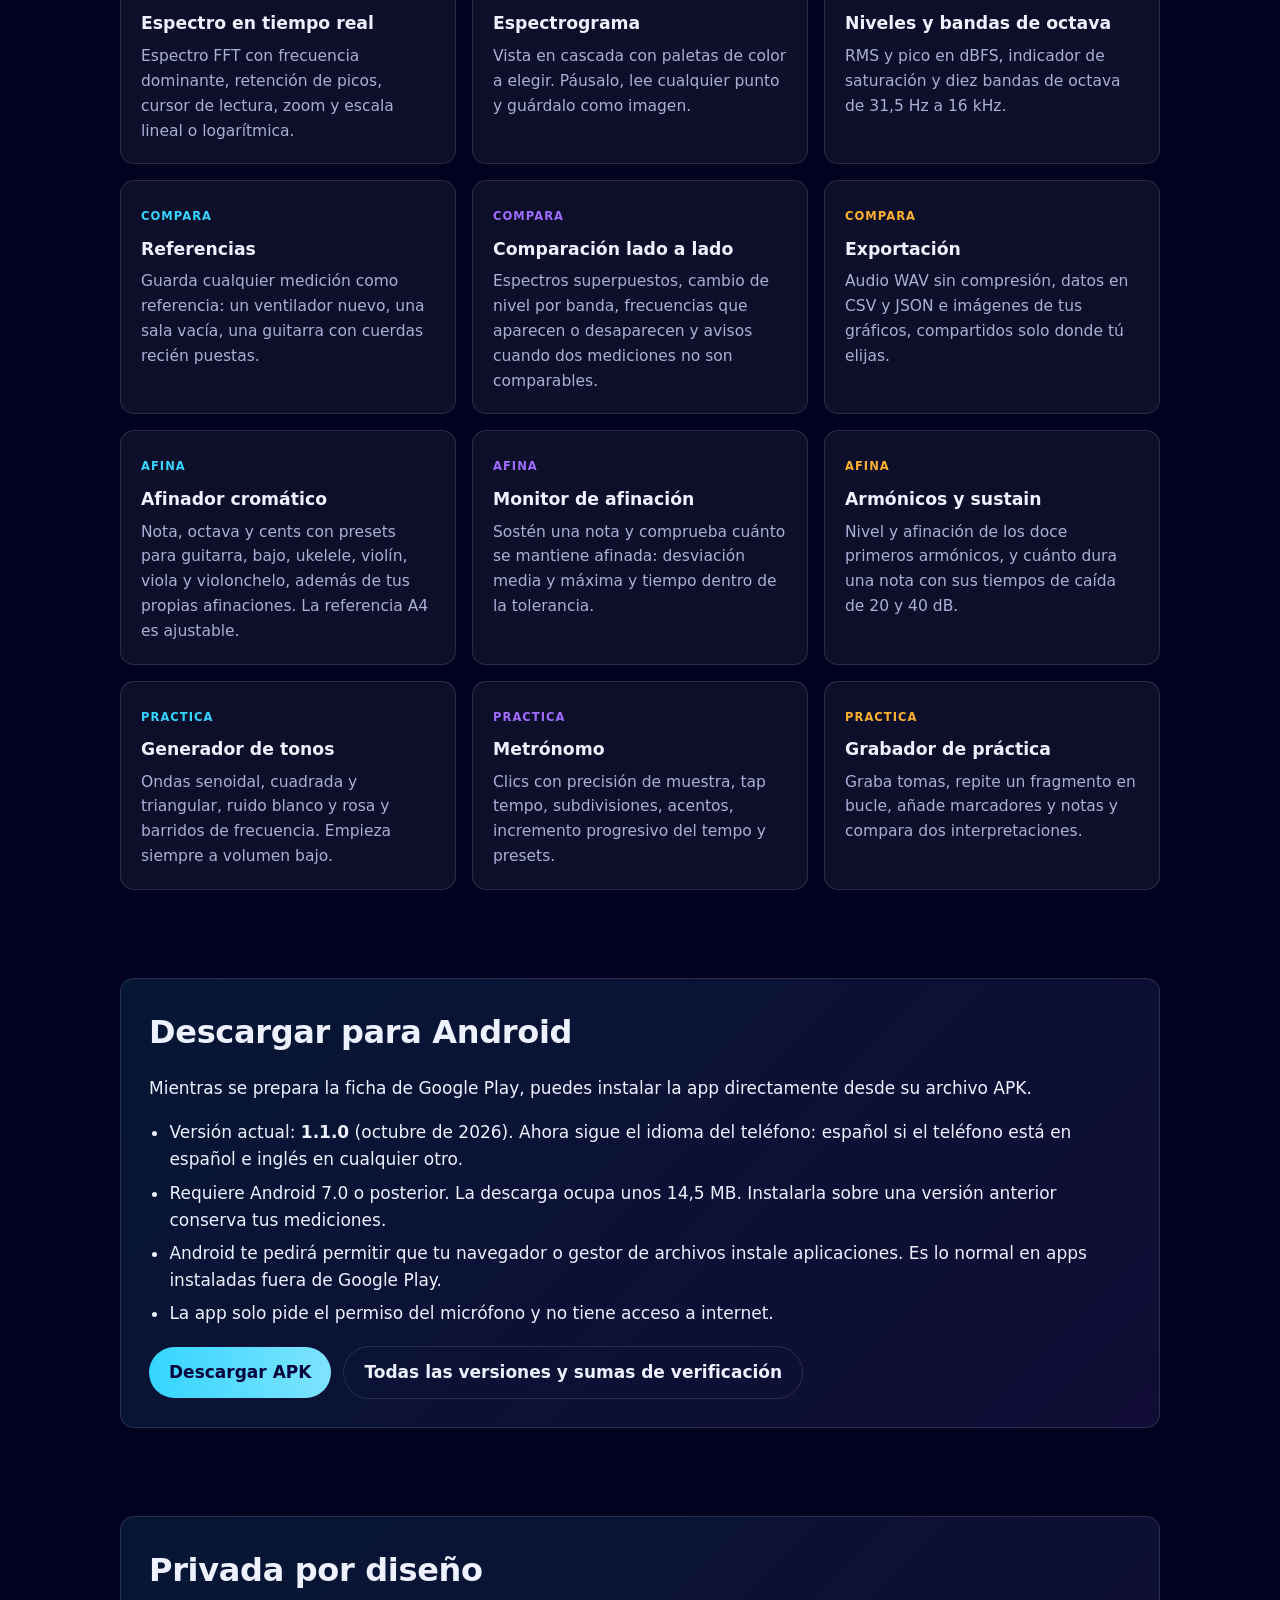
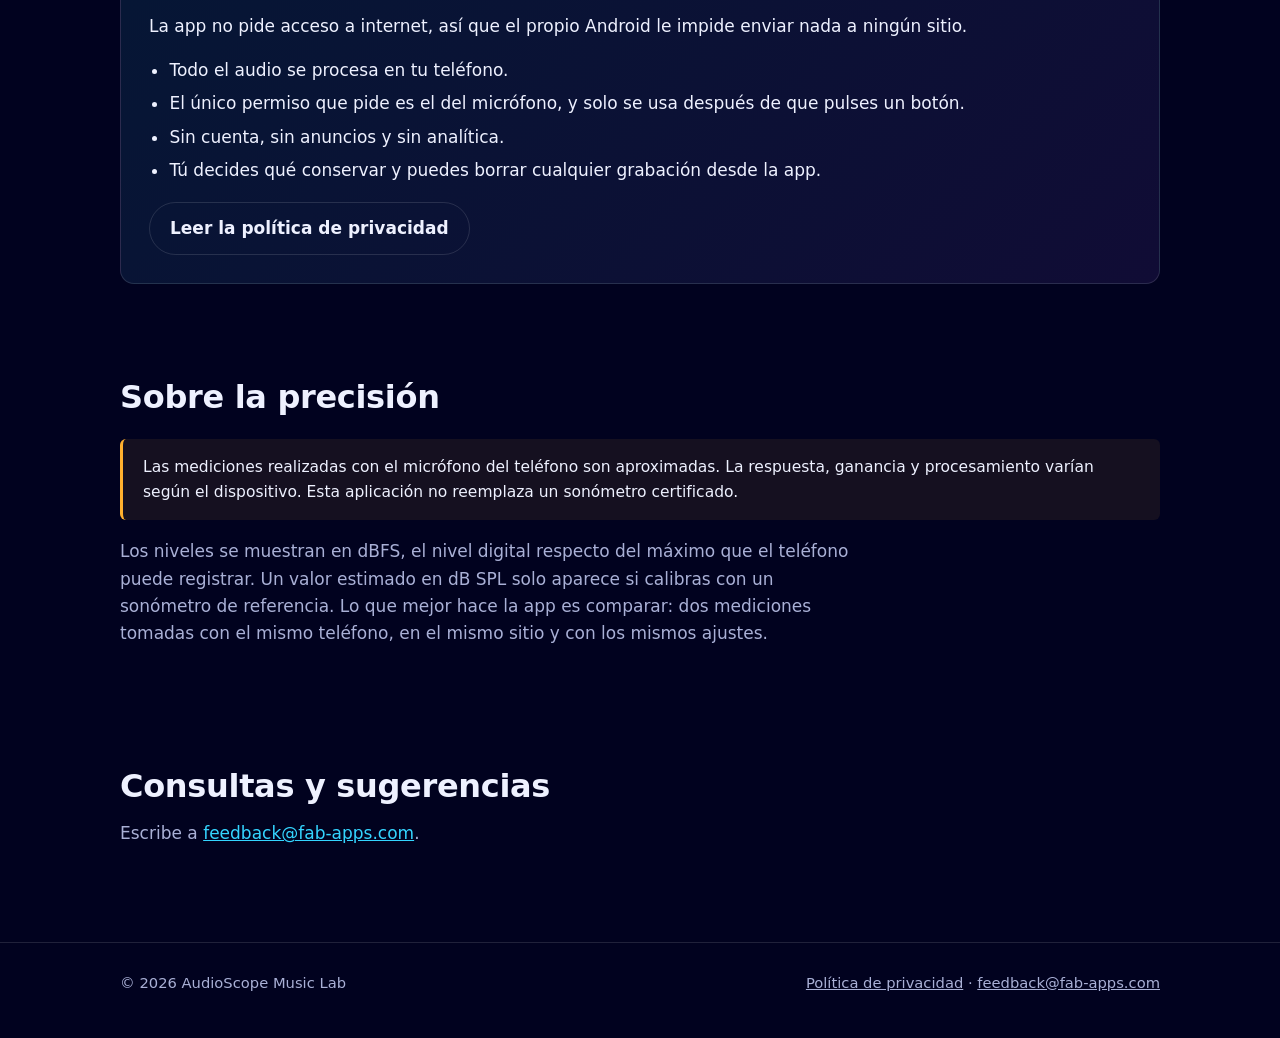
<file: es.html>
<!doctype html>
<html lang="es">
  <head>
    <meta charset="utf-8" />
    <meta name="viewport" content="width=device-width, initial-scale=1" />
    <title>AudioScope Music Lab — análisis de sonido y herramientas musicales, 100 % offline</title>
    <meta name="description" content="Analizador de espectro, espectrograma, afinador cromático, metrónomo, generador de tonos y grabador WAV para Android. Funciona sin conexión, sin cuenta y sin permiso de internet." />
    <meta name="theme-color" content="#02043c" />
    <meta property="og:title" content="AudioScope Music Lab — análisis de sonido y herramientas musicales, 100 % offline" />
    <meta property="og:description" content="Analizador de espectro, espectrograma, afinador cromático, metrónomo, generador de tonos y grabador WAV para Android. Funciona sin conexión, sin cuenta y sin permiso de internet." />
    <meta property="og:type" content="website" />
    <meta property="og:image" content="feature-graphic.jpg" />
    <link rel="icon" type="image/png" href="favicon.png" />
    <link rel="apple-touch-icon" href="icon-192.png" />
    <link rel="stylesheet" href="styles.css" />
  </head>
  <body>
    <header class="wrap site-header">
      <a class="brand" href="es.html"><img src="icon-192.png" alt="" width="40" height="40" />AudioScope Music Lab</a>
      <nav class="site-nav" aria-label="Principal"><a href="es.html" aria-current="page">Inicio</a><a href="#features">Funciones</a><a href="#download">Descargar</a><a href="privacidad.html">Privacidad</a><a href="index.html">English</a></nav>
    </header>
    <main>
      <div class="wrap hero">
        <div>
          <h1>Analiza. Afina. Compara.<br /><span>Todo en tu teléfono.</span></h1>
          <p class="lead">AudioScope Music Lab es un conjunto de herramientas para Android de análisis de sonido y práctica musical. Funciona completamente sin conexión: sin cuenta, sin servidores y sin permiso de internet.</p>
          <div class="actions">
            <a class="button" href="https://github.com/franbenaglia/audioScopeMusicLab-landing/releases/latest/download/AudioScopeMusicLab.apk">Descargar APK</a>
            <span class="badge">Próximamente en Google Play</span>
            <a class="button ghost" href="#features">Ver qué hace</a>
          </div>
          <ul class="chips" aria-label="Lo esencial">
            <li>100 % offline</li>
            <li>Sin cuenta</li>
            <li>Sin anuncios ni rastreo</li>
            <li>Español e inglés</li>
            <li>Tema oscuro y claro</li>
          </ul>
        </div>
        <img class="hero-icon" src="AudioScope-Google-Play-Icon-512.png" width="512" height="512" alt="Icono de AudioScope Music Lab: un diapasón sobre una onda de sonido luminosa" />
      </div>

      <section class="wrap" aria-label="Vista previa">
        <img class="feature-graphic" src="feature-graphic.jpg" width="1024" height="500" alt="AudioScope en un teléfono mostrando un espectro, un espectrograma y un afinador marcando A4 a 440 Hz" />
      </section>

      <section class="wrap" id="features">
        <h2>Doce herramientas en una app</h2>
        <p class="section-intro">Desde comprobar si una máquina suena distinto hoy hasta afinar un bajo o medir cuánto dura una nota.</p>
        <div class="grid">
          <article class="card"><span class="tag">Analiza</span><h3>Espectro en tiempo real</h3><p>Espectro FFT con frecuencia dominante, retención de picos, cursor de lectura, zoom y escala lineal o logarítmica.</p></article>
          <article class="card"><span class="tag">Analiza</span><h3>Espectrograma</h3><p>Vista en cascada con paletas de color a elegir. Páusalo, lee cualquier punto y guárdalo como imagen.</p></article>
          <article class="card"><span class="tag">Analiza</span><h3>Niveles y bandas de octava</h3><p>RMS y pico en dBFS, indicador de saturación y diez bandas de octava de 31,5 Hz a 16 kHz.</p></article>
          <article class="card"><span class="tag">Compara</span><h3>Referencias</h3><p>Guarda cualquier medición como referencia: un ventilador nuevo, una sala vacía, una guitarra con cuerdas recién puestas.</p></article>
          <article class="card"><span class="tag">Compara</span><h3>Comparación lado a lado</h3><p>Espectros superpuestos, cambio de nivel por banda, frecuencias que aparecen o desaparecen y avisos cuando dos mediciones no son comparables.</p></article>
          <article class="card"><span class="tag">Compara</span><h3>Exportación</h3><p>Audio WAV sin compresión, datos en CSV y JSON e imágenes de tus gráficos, compartidos solo donde tú elijas.</p></article>
          <article class="card"><span class="tag">Afina</span><h3>Afinador cromático</h3><p>Nota, octava y cents con presets para guitarra, bajo, ukelele, violín, viola y violonchelo, además de tus propias afinaciones. La referencia A4 es ajustable.</p></article>
          <article class="card"><span class="tag">Afina</span><h3>Monitor de afinación</h3><p>Sostén una nota y comprueba cuánto se mantiene afinada: desviación media y máxima y tiempo dentro de la tolerancia.</p></article>
          <article class="card"><span class="tag">Afina</span><h3>Armónicos y sustain</h3><p>Nivel y afinación de los doce primeros armónicos, y cuánto dura una nota con sus tiempos de caída de 20 y 40 dB.</p></article>
          <article class="card"><span class="tag">Practica</span><h3>Generador de tonos</h3><p>Ondas senoidal, cuadrada y triangular, ruido blanco y rosa y barridos de frecuencia. Empieza siempre a volumen bajo.</p></article>
          <article class="card"><span class="tag">Practica</span><h3>Metrónomo</h3><p>Clics con precisión de muestra, tap tempo, subdivisiones, acentos, incremento progresivo del tempo y presets.</p></article>
          <article class="card"><span class="tag">Practica</span><h3>Grabador de práctica</h3><p>Graba tomas, repite un fragmento en bucle, añade marcadores y notas y compara dos interpretaciones.</p></article>
        </div>
      </section>

      <section class="wrap" id="download">
        <div class="privacy-panel">
          <h2>Descargar para Android</h2>
          <p>Mientras se prepara la ficha de Google Play, puedes instalar la app directamente desde su archivo APK.</p>
          <ul>
            <li>Versión actual: <strong>1.1.0</strong> (octubre de 2026). Ahora sigue el idioma del teléfono: español si el teléfono está en español e inglés en cualquier otro.</li>
            <li>Requiere Android 7.0 o posterior. La descarga ocupa unos 14,5 MB. Instalarla sobre una versión anterior conserva tus mediciones.</li>
            <li>Android te pedirá permitir que tu navegador o gestor de archivos instale aplicaciones. Es lo normal en apps instaladas fuera de Google Play.</li>
            <li>La app solo pide el permiso del micrófono y no tiene acceso a internet.</li>
          </ul>
          <div class="actions">
            <a class="button" href="https://github.com/franbenaglia/audioScopeMusicLab-landing/releases/latest/download/AudioScopeMusicLab.apk">Descargar APK</a>
            <a class="button ghost" href="https://github.com/franbenaglia/audioScopeMusicLab-landing/releases">Todas las versiones y sumas de verificación</a>
          </div>
        </div>
      </section>

      <section class="wrap" id="privacy">
        <div class="privacy-panel">
          <h2>Privada por diseño</h2>
          <p>La app no pide acceso a internet, así que el propio Android le impide enviar nada a ningún sitio.</p>
          <ul>
            <li>Todo el audio se procesa en tu teléfono.</li>
            <li>El único permiso que pide es el del micrófono, y solo se usa después de que pulses un botón.</li>
            <li>Sin cuenta, sin anuncios y sin analítica.</li>
            <li>Tú decides qué conservar y puedes borrar cualquier grabación desde la app.</li>
          </ul>
          <a class="button ghost" href="privacidad.html">Leer la política de privacidad</a>
        </div>
      </section>

      <section class="wrap" id="accuracy">
        <h2>Sobre la precisión</h2>
        <p class="note">Las mediciones realizadas con el micrófono del teléfono son aproximadas. La respuesta, ganancia y procesamiento varían según el dispositivo. Esta aplicación no reemplaza un sonómetro certificado.</p>
        <p class="section-intro" style="margin-top:18px">Los niveles se muestran en dBFS, el nivel digital respecto del máximo que el teléfono puede registrar. Un valor estimado en dB SPL solo aparece si calibras con un sonómetro de referencia. Lo que mejor hace la app es comparar: dos mediciones tomadas con el mismo teléfono, en el mismo sitio y con los mismos ajustes.</p>
      </section>

      <section class="wrap" id="contact">
        <h2>Consultas y sugerencias</h2>
        <p class="section-intro">Escribe a <a href="mailto:feedback@fab-apps.com">feedback@fab-apps.com</a>.</p>
      </section>
    </main>

    <footer class="site-footer">
      <div class="wrap">
        <span>© 2026 AudioScope Music Lab</span>
        <span><a href="privacidad.html">Política de privacidad</a> · <a href="mailto:feedback@fab-apps.com">feedback@fab-apps.com</a></span>
      </div>
    </footer>
  </body>
</html>
</file>
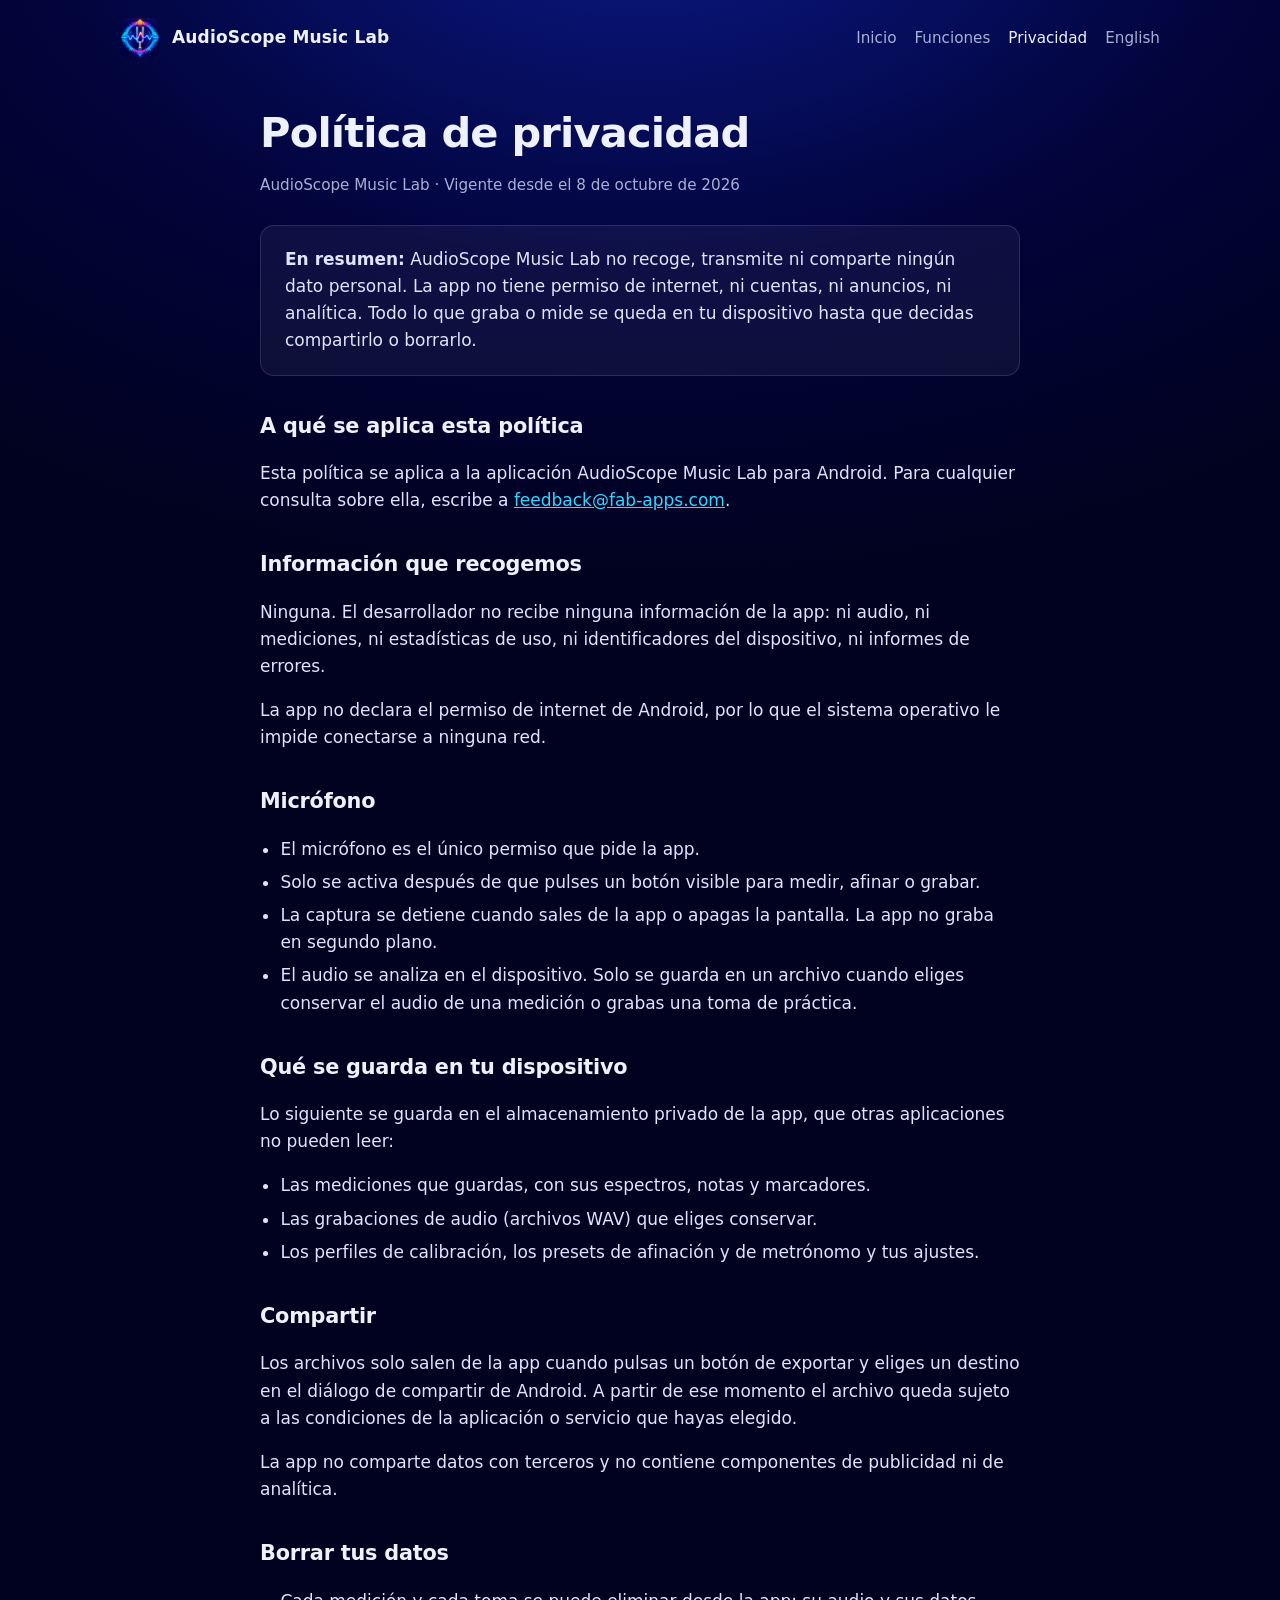
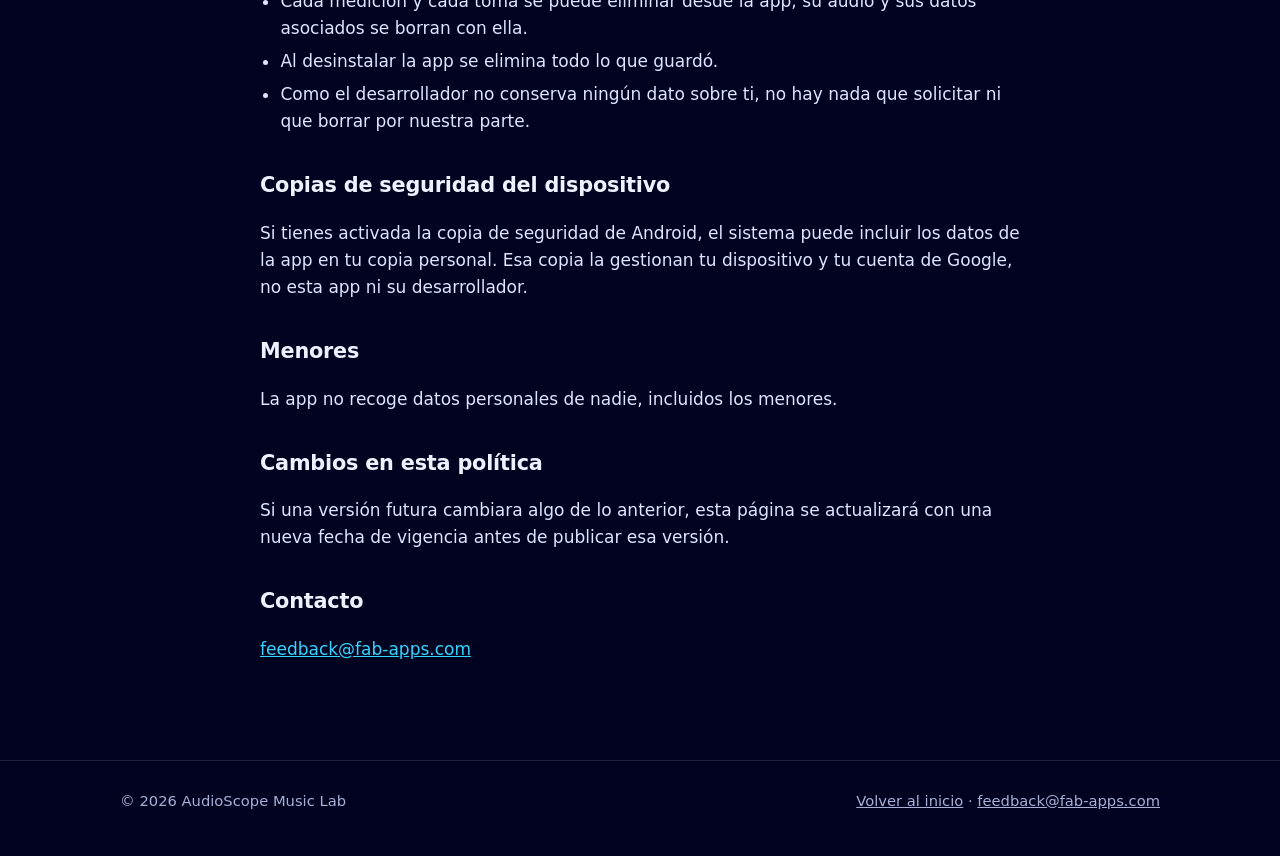
<file: privacidad.html>
<!doctype html>
<html lang="es">
  <head>
    <meta charset="utf-8" />
    <meta name="viewport" content="width=device-width, initial-scale=1" />
    <title>Política de privacidad — AudioScope Music Lab</title>
    <meta name="description" content="AudioScope Music Lab no recoge, transmite ni comparte ningún dato personal. Lee la política de privacidad completa." />
    <meta name="theme-color" content="#02043c" />
    <meta property="og:title" content="Política de privacidad — AudioScope Music Lab" />
    <meta property="og:description" content="AudioScope Music Lab no recoge, transmite ni comparte ningún dato personal. Lee la política de privacidad completa." />
    <meta property="og:type" content="website" />
    <meta property="og:image" content="feature-graphic.jpg" />
    <link rel="icon" type="image/png" href="favicon.png" />
    <link rel="apple-touch-icon" href="icon-192.png" />
    <link rel="stylesheet" href="styles.css" />
  </head>
  <body>
    <header class="wrap site-header">
      <a class="brand" href="es.html"><img src="icon-192.png" alt="" width="40" height="40" />AudioScope Music Lab</a>
      <nav class="site-nav" aria-label="Principal"><a href="es.html">Inicio</a><a href="es.html#features">Funciones</a><a href="privacidad.html" aria-current="page">Privacidad</a><a href="privacy.html">English</a></nav>
    </header>
    <main class="wrap doc">
      <h1>Política de privacidad</h1>
      <p class="meta">AudioScope Music Lab · Vigente desde el 8 de octubre de 2026</p>

      <div class="summary">
        <p><strong>En resumen:</strong> AudioScope Music Lab no recoge, transmite ni comparte ningún dato personal. La app no tiene permiso de internet, ni cuentas, ni anuncios, ni analítica. Todo lo que graba o mide se queda en tu dispositivo hasta que decidas compartirlo o borrarlo.</p>
      </div>

      <h2>A qué se aplica esta política</h2>
      <p>Esta política se aplica a la aplicación AudioScope Music Lab para Android. Para cualquier consulta sobre ella, escribe a <a href="mailto:feedback@fab-apps.com">feedback@fab-apps.com</a>.</p>

      <h2>Información que recogemos</h2>
      <p>Ninguna. El desarrollador no recibe ninguna información de la app: ni audio, ni mediciones, ni estadísticas de uso, ni identificadores del dispositivo, ni informes de errores.</p>
      <p>La app no declara el permiso de internet de Android, por lo que el sistema operativo le impide conectarse a ninguna red.</p>

      <h2>Micrófono</h2>
      <ul>
        <li>El micrófono es el único permiso que pide la app.</li>
        <li>Solo se activa después de que pulses un botón visible para medir, afinar o grabar.</li>
        <li>La captura se detiene cuando sales de la app o apagas la pantalla. La app no graba en segundo plano.</li>
        <li>El audio se analiza en el dispositivo. Solo se guarda en un archivo cuando eliges conservar el audio de una medición o grabas una toma de práctica.</li>
      </ul>

      <h2>Qué se guarda en tu dispositivo</h2>
      <p>Lo siguiente se guarda en el almacenamiento privado de la app, que otras aplicaciones no pueden leer:</p>
      <ul>
        <li>Las mediciones que guardas, con sus espectros, notas y marcadores.</li>
        <li>Las grabaciones de audio (archivos WAV) que eliges conservar.</li>
        <li>Los perfiles de calibración, los presets de afinación y de metrónomo y tus ajustes.</li>
      </ul>

      <h2>Compartir</h2>
      <p>Los archivos solo salen de la app cuando pulsas un botón de exportar y eliges un destino en el diálogo de compartir de Android. A partir de ese momento el archivo queda sujeto a las condiciones de la aplicación o servicio que hayas elegido.</p>
      <p>La app no comparte datos con terceros y no contiene componentes de publicidad ni de analítica.</p>

      <h2>Borrar tus datos</h2>
      <ul>
        <li>Cada medición y cada toma se puede eliminar desde la app; su audio y sus datos asociados se borran con ella.</li>
        <li>Al desinstalar la app se elimina todo lo que guardó.</li>
        <li>Como el desarrollador no conserva ningún dato sobre ti, no hay nada que solicitar ni que borrar por nuestra parte.</li>
      </ul>

      <h2>Copias de seguridad del dispositivo</h2>
      <p>Si tienes activada la copia de seguridad de Android, el sistema puede incluir los datos de la app en tu copia personal. Esa copia la gestionan tu dispositivo y tu cuenta de Google, no esta app ni su desarrollador.</p>

      <h2>Menores</h2>
      <p>La app no recoge datos personales de nadie, incluidos los menores.</p>

      <h2>Cambios en esta política</h2>
      <p>Si una versión futura cambiara algo de lo anterior, esta página se actualizará con una nueva fecha de vigencia antes de publicar esa versión.</p>

      <h2>Contacto</h2>
      <p><a href="mailto:feedback@fab-apps.com">feedback@fab-apps.com</a></p>
    </main>

    <footer class="site-footer">
      <div class="wrap">
        <span>© 2026 AudioScope Music Lab</span>
        <span><a href="es.html">Volver al inicio</a> · <a href="mailto:feedback@fab-apps.com">feedback@fab-apps.com</a></span>
      </div>
    </footer>
  </body>
</html>
</file>
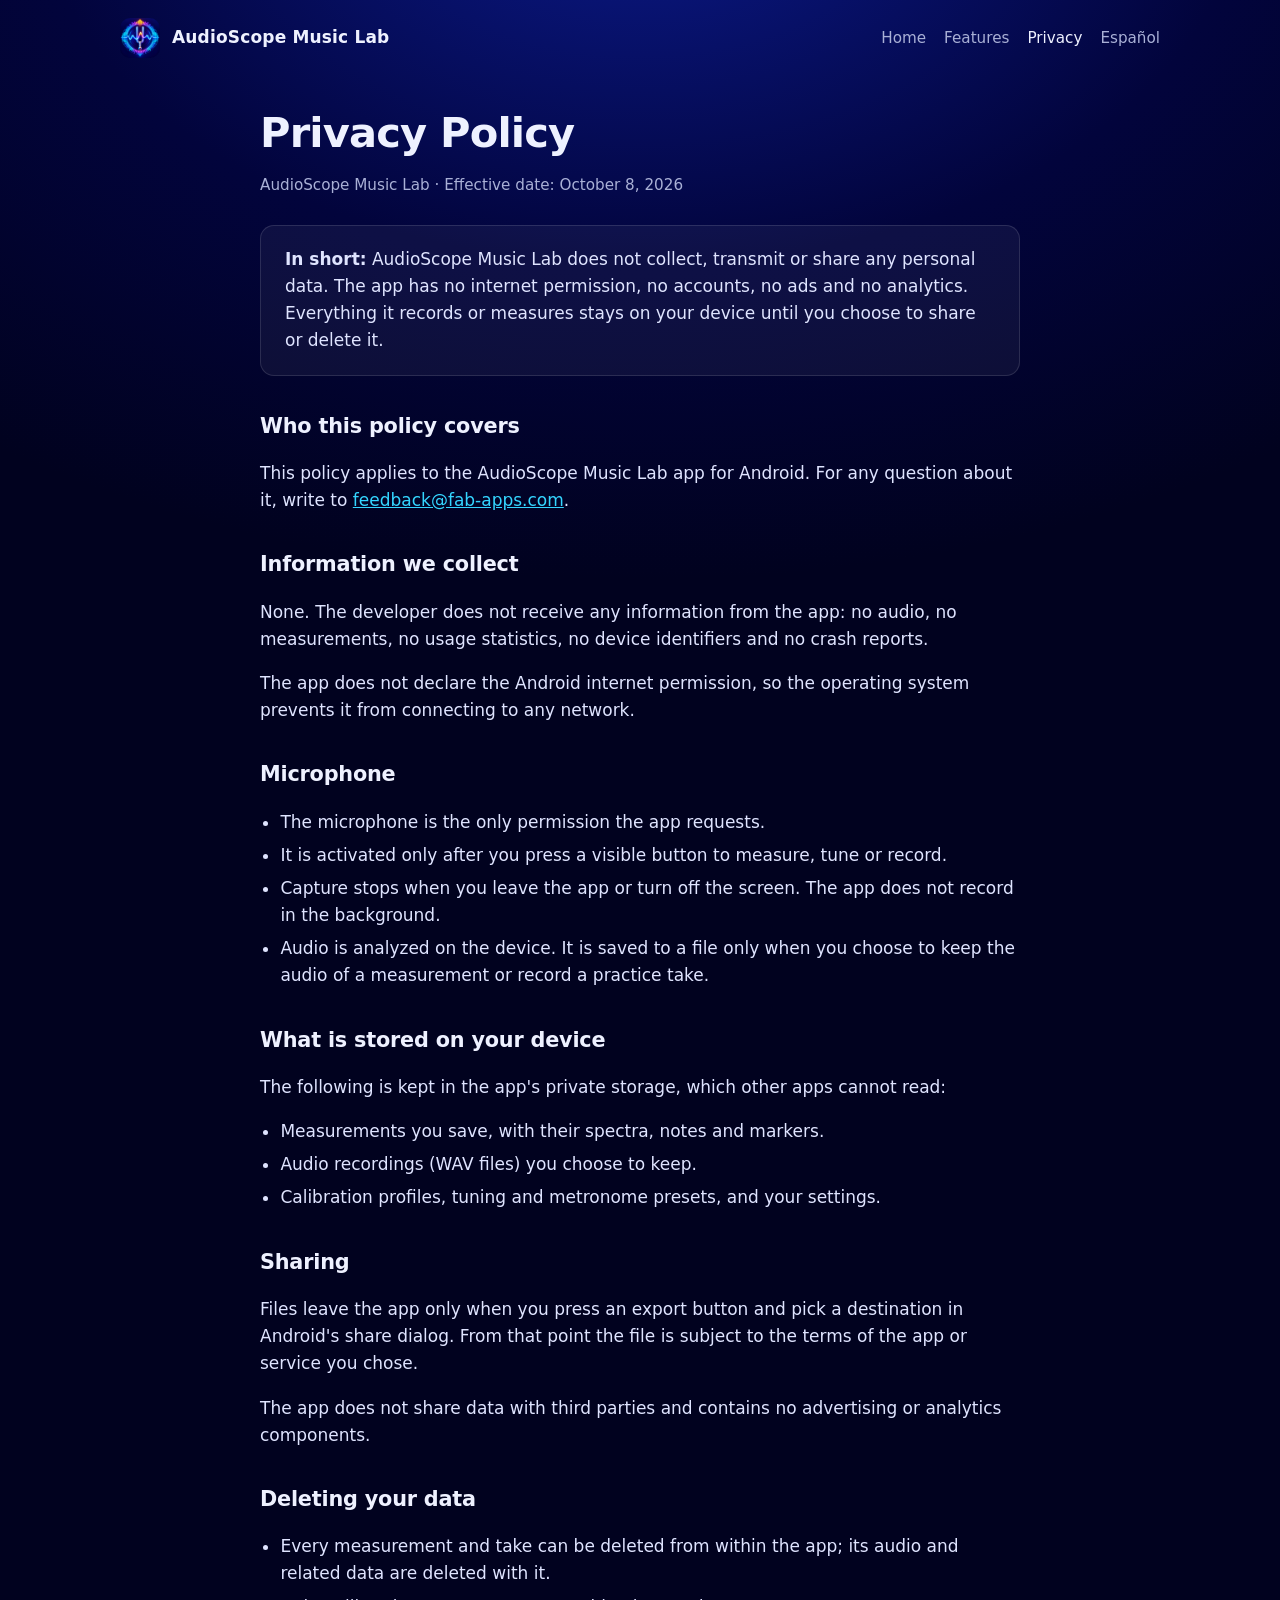
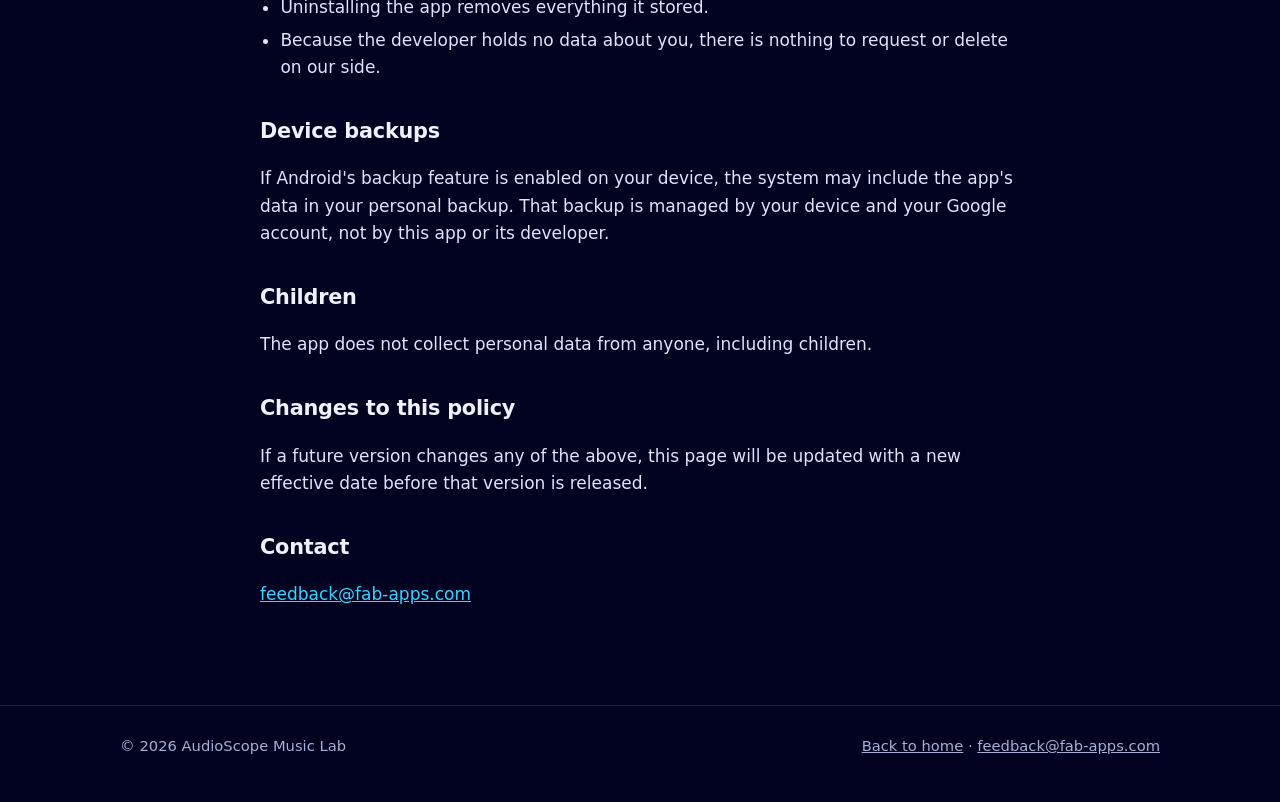
<file: privacy.html>
<!doctype html>
<html lang="en">
  <head>
    <meta charset="utf-8" />
    <meta name="viewport" content="width=device-width, initial-scale=1" />
    <title>Privacy Policy — AudioScope Music Lab</title>
    <meta name="description" content="AudioScope Music Lab does not collect, transmit or share any personal data. Read the full privacy policy." />
    <meta name="theme-color" content="#02043c" />
    <meta property="og:title" content="Privacy Policy — AudioScope Music Lab" />
    <meta property="og:description" content="AudioScope Music Lab does not collect, transmit or share any personal data. Read the full privacy policy." />
    <meta property="og:type" content="website" />
    <meta property="og:image" content="feature-graphic.jpg" />
    <link rel="icon" type="image/png" href="favicon.png" />
    <link rel="apple-touch-icon" href="icon-192.png" />
    <link rel="stylesheet" href="styles.css" />
  </head>
  <body>
    <header class="wrap site-header">
      <a class="brand" href="index.html"><img src="icon-192.png" alt="" width="40" height="40" />AudioScope Music Lab</a>
      <nav class="site-nav" aria-label="Main"><a href="index.html">Home</a><a href="index.html#features">Features</a><a href="privacy.html" aria-current="page">Privacy</a><a href="privacidad.html">Español</a></nav>
    </header>
    <main class="wrap doc">
      <h1>Privacy Policy</h1>
      <p class="meta">AudioScope Music Lab · Effective date: October 8, 2026</p>

      <div class="summary">
        <p><strong>In short:</strong> AudioScope Music Lab does not collect, transmit or share any personal data. The app has no internet permission, no accounts, no ads and no analytics. Everything it records or measures stays on your device until you choose to share or delete it.</p>
      </div>

      <h2>Who this policy covers</h2>
      <p>This policy applies to the AudioScope Music Lab app for Android. For any question about it, write to <a href="mailto:feedback@fab-apps.com">feedback@fab-apps.com</a>.</p>

      <h2>Information we collect</h2>
      <p>None. The developer does not receive any information from the app: no audio, no measurements, no usage statistics, no device identifiers and no crash reports.</p>
      <p>The app does not declare the Android internet permission, so the operating system prevents it from connecting to any network.</p>

      <h2>Microphone</h2>
      <ul>
        <li>The microphone is the only permission the app requests.</li>
        <li>It is activated only after you press a visible button to measure, tune or record.</li>
        <li>Capture stops when you leave the app or turn off the screen. The app does not record in the background.</li>
        <li>Audio is analyzed on the device. It is saved to a file only when you choose to keep the audio of a measurement or record a practice take.</li>
      </ul>

      <h2>What is stored on your device</h2>
      <p>The following is kept in the app's private storage, which other apps cannot read:</p>
      <ul>
        <li>Measurements you save, with their spectra, notes and markers.</li>
        <li>Audio recordings (WAV files) you choose to keep.</li>
        <li>Calibration profiles, tuning and metronome presets, and your settings.</li>
      </ul>

      <h2>Sharing</h2>
      <p>Files leave the app only when you press an export button and pick a destination in Android's share dialog. From that point the file is subject to the terms of the app or service you chose.</p>
      <p>The app does not share data with third parties and contains no advertising or analytics components.</p>

      <h2>Deleting your data</h2>
      <ul>
        <li>Every measurement and take can be deleted from within the app; its audio and related data are deleted with it.</li>
        <li>Uninstalling the app removes everything it stored.</li>
        <li>Because the developer holds no data about you, there is nothing to request or delete on our side.</li>
      </ul>

      <h2>Device backups</h2>
      <p>If Android's backup feature is enabled on your device, the system may include the app's data in your personal backup. That backup is managed by your device and your Google account, not by this app or its developer.</p>

      <h2>Children</h2>
      <p>The app does not collect personal data from anyone, including children.</p>

      <h2>Changes to this policy</h2>
      <p>If a future version changes any of the above, this page will be updated with a new effective date before that version is released.</p>

      <h2>Contact</h2>
      <p><a href="mailto:feedback@fab-apps.com">feedback@fab-apps.com</a></p>
    </main>

    <footer class="site-footer">
      <div class="wrap">
        <span>© 2026 AudioScope Music Lab</span>
        <span><a href="index.html">Back to home</a> · <a href="mailto:feedback@fab-apps.com">feedback@fab-apps.com</a></span>
      </div>
    </footer>
  </body>
</html>
</file>
<file: styles.css>
/* AudioScope Music Lab — landing. Sin fuentes ni scripts externos. */
:root {
  --bg: #02043c;
  --bg-deep: #01021f;
  --surface: rgba(255, 255, 255, 0.05);
  --border: rgba(255, 255, 255, 0.12);
  --text: #eef1ff;
  --muted: #a9b0d6;
  --cyan: #34d5ff;
  --violet: #a06bff;
  --amber: #ffb02e;
  --radius: 14px;
}

* {
  box-sizing: border-box;
}

html {
  scroll-behavior: smooth;
  background: var(--bg-deep);
}

body {
  margin: 0;
  font-family: system-ui, -apple-system, 'Segoe UI', Roboto, Helvetica, Arial, sans-serif;
  font-size: 17px;
  line-height: 1.6;
  color: var(--text);
  background: radial-gradient(1100px 700px at 50% -120px, #0b1a8a 0%, var(--bg) 55%, var(--bg-deep) 100%) no-repeat var(--bg-deep);
  background-size: 100% 900px;
  min-height: 100vh;
  -webkit-font-smoothing: antialiased;
}

a {
  color: var(--cyan);
}

a:focus-visible,
.button:focus-visible {
  outline: 3px solid var(--amber);
  outline-offset: 3px;
  border-radius: 6px;
}

.wrap {
  width: min(1040px, 100% - 40px);
  margin-inline: auto;
}

/* Cabecera */
.site-header {
  display: flex;
  align-items: center;
  justify-content: space-between;
  gap: 16px;
  padding: 18px 0;
}

.brand {
  display: flex;
  align-items: center;
  gap: 12px;
  color: var(--text);
  text-decoration: none;
  font-weight: 650;
  letter-spacing: 0.01em;
}

.brand img {
  width: 40px;
  height: 40px;
  border-radius: 10px;
}

.site-nav {
  display: flex;
  flex-wrap: wrap;
  gap: 4px 18px;
  font-size: 0.95rem;
}

.site-nav a {
  color: var(--muted);
  text-decoration: none;
}

.site-nav a:hover,
.site-nav a[aria-current='page'] {
  color: var(--text);
}

/* Portada */
.hero {
  display: grid;
  grid-template-columns: 1.1fr 0.9fr;
  align-items: center;
  gap: 40px;
  padding: 36px 0 56px;
}

.hero h1 {
  margin: 0 0 12px;
  font-size: clamp(2.1rem, 5.2vw, 3.4rem);
  line-height: 1.08;
  letter-spacing: -0.02em;
}

.hero h1 span {
  background: linear-gradient(90deg, var(--cyan), var(--violet) 55%, var(--amber));
  -webkit-background-clip: text;
  background-clip: text;
  color: transparent;
}

.lead {
  margin: 0 0 24px;
  font-size: 1.15rem;
  color: var(--muted);
  max-width: 34em;
}

.hero-icon {
  justify-self: center;
  width: min(320px, 70vw);
  height: auto;
  aspect-ratio: 1;
  border-radius: 22%;
  box-shadow: 0 30px 80px rgba(52, 213, 255, 0.25), 0 0 0 1px var(--border);
}

.actions {
  display: flex;
  flex-wrap: wrap;
  gap: 12px;
  align-items: center;
}

.button {
  display: inline-block;
  padding: 12px 20px;
  border-radius: 999px;
  font-weight: 600;
  text-decoration: none;
  color: #02043c;
  background: linear-gradient(90deg, var(--cyan), #7fe3ff);
}

.button.ghost {
  color: var(--text);
  background: transparent;
  border: 1px solid var(--border);
}

.badge {
  display: inline-block;
  padding: 11px 18px;
  border-radius: 999px;
  border: 1px dashed var(--border);
  color: var(--muted);
  font-size: 0.95rem;
}

.chips {
  display: flex;
  flex-wrap: wrap;
  gap: 8px;
  margin: 26px 0 0;
  padding: 0;
  list-style: none;
}

.chips li {
  padding: 5px 12px;
  border-radius: 999px;
  background: var(--surface);
  border: 1px solid var(--border);
  font-size: 0.85rem;
  color: var(--muted);
}

/* Secciones */
section {
  padding: 44px 0;
}

h2 {
  margin: 0 0 8px;
  font-size: clamp(1.5rem, 3.2vw, 2rem);
  letter-spacing: -0.01em;
}

.section-intro {
  margin: 0 0 26px;
  color: var(--muted);
  max-width: 44em;
}

.feature-graphic {
  display: block;
  width: 100%;
  height: auto;
  border-radius: var(--radius);
  border: 1px solid var(--border);
}

.grid {
  display: grid;
  grid-template-columns: repeat(auto-fit, minmax(250px, 1fr));
  gap: 16px;
}

.card {
  padding: 20px;
  border-radius: var(--radius);
  background: var(--surface);
  border: 1px solid var(--border);
}

.card h3 {
  margin: 0 0 6px;
  font-size: 1.08rem;
}

.card p {
  margin: 0;
  color: var(--muted);
  font-size: 0.97rem;
}

.card .tag {
  display: inline-block;
  margin-bottom: 10px;
  font-size: 0.72rem;
  font-weight: 700;
  letter-spacing: 0.09em;
  text-transform: uppercase;
  color: var(--cyan);
}

.card:nth-child(3n + 2) .tag {
  color: var(--violet);
}

.card:nth-child(3n) .tag {
  color: var(--amber);
}

.privacy-panel {
  padding: 28px;
  border-radius: var(--radius);
  background: linear-gradient(135deg, rgba(52, 213, 255, 0.1), rgba(160, 107, 255, 0.1));
  border: 1px solid var(--border);
}

.privacy-panel ul {
  margin: 14px 0 18px;
  padding-left: 1.2em;
}

.privacy-panel li {
  margin: 6px 0;
}

.note {
  padding: 16px 20px;
  border-left: 3px solid var(--amber);
  background: rgba(255, 176, 46, 0.08);
  border-radius: 6px;
  color: var(--text);
  font-size: 0.97rem;
}

/* Documento (privacidad) */
.doc {
  max-width: 760px;
  padding: 24px 0 56px;
}

.doc h1 {
  margin: 0 0 6px;
  font-size: clamp(1.9rem, 4.6vw, 2.6rem);
  letter-spacing: -0.02em;
}

.doc .meta {
  margin: 0 0 28px;
  color: var(--muted);
  font-size: 0.95rem;
}

.doc h2 {
  margin: 34px 0 8px;
  font-size: 1.3rem;
}

.doc p,
.doc li {
  color: #dfe4ff;
}

.doc ul {
  padding-left: 1.2em;
}

.doc li {
  margin: 6px 0;
}

.summary {
  padding: 20px 24px;
  border-radius: var(--radius);
  background: var(--surface);
  border: 1px solid var(--border);
}

.summary p {
  margin: 0;
}

/* Pie */
.site-footer {
  margin-top: 24px;
  padding: 28px 0 44px;
  border-top: 1px solid var(--border);
  color: var(--muted);
  font-size: 0.92rem;
}

.site-footer .wrap {
  display: flex;
  flex-wrap: wrap;
  justify-content: space-between;
  gap: 10px 24px;
}

.site-footer a {
  color: var(--muted);
}

@media (max-width: 760px) {
  .hero {
    grid-template-columns: 1fr;
    gap: 28px;
    padding-top: 16px;
  }

  .hero-icon {
    order: -1;
    width: min(200px, 52vw);
  }

  body {
    font-size: 16px;
  }
}

@media (prefers-reduced-motion: reduce) {
  html {
    scroll-behavior: auto;
  }
}
</file>
<file: demo/demo.css>
/* Estilos propios de la página de demostración; la base es ../styles.css (identidad de la landing). */
.demo-hero {
  display: grid;
  grid-template-columns: 1.15fr 0.85fr;
  align-items: center;
  gap: 40px;
  padding: 28px 0 40px;
}

.demo-hero .eyebrow {
  margin: 0 0 10px;
  font-size: 0.8rem;
  font-weight: 700;
  letter-spacing: 0.12em;
  text-transform: uppercase;
  color: var(--cyan);
}

.demo-hero h1 {
  margin: 0 0 6px;
  font-size: clamp(2rem, 5vw, 3.1rem);
  line-height: 1.08;
  letter-spacing: -0.02em;
}

.demo-hero .subtitle {
  margin: 0 0 18px;
  font-size: 1.2rem;
  color: var(--text);
}

.phone-shot {
  justify-self: center;
  width: min(300px, 72vw);
  height: auto;
  border-radius: 22px;
  border: 1px solid var(--border);
  box-shadow: 0 24px 70px rgba(52, 213, 255, 0.18);
}

.download-meta {
  margin: 12px 0 0;
  font-size: 0.88rem;
  color: var(--muted);
}

.button.disabled {
  pointer-events: none;
  opacity: 0.5;
}

.gallery {
  display: grid;
  grid-template-columns: repeat(auto-fill, minmax(160px, 1fr));
  gap: 16px;
}

.gallery figure {
  margin: 0;
}

.gallery a {
  display: block;
  border-radius: 12px;
}

.gallery img {
  display: block;
  width: 100%;
  height: auto;
  border-radius: 12px;
  border: 1px solid var(--border);
}

.gallery figcaption {
  margin-top: 8px;
  font-size: 0.86rem;
  line-height: 1.4;
  color: var(--muted);
}

/* Lightbox sin JavaScript: cada imagen ampliada es un destino #shot-N. */
.lightbox {
  position: fixed;
  inset: 0;
  z-index: 10;
  display: none;
  flex-direction: column;
  align-items: center;
  justify-content: center;
  gap: 12px;
  padding: 64px 16px 16px;
  background: rgba(1, 2, 31, 0.96);
}

.lightbox:target {
  display: flex;
}

.lightbox img {
  max-width: min(100%, 520px);
  max-height: calc(100vh - 150px);
  width: auto;
  height: auto;
  border-radius: 14px;
  border: 1px solid var(--border);
}

.lightbox p {
  margin: 0;
  max-width: 520px;
  text-align: center;
  color: var(--text);
  font-size: 0.95rem;
}

.lightbox .close {
  position: absolute;
  top: 12px;
  right: 16px;
  padding: 6px 14px;
  border-radius: 999px;
  border: 1px solid var(--border);
  color: var(--text);
  text-decoration: none;
  background: var(--bg);
}

.steps {
  margin: 0;
  padding-left: 1.3em;
}

.steps li {
  margin: 8px 0;
}

.flow {
  display: flex;
  flex-wrap: wrap;
  align-items: stretch;
  gap: 8px;
  margin: 8px 0 18px;
  padding: 0;
  list-style: none;
}

.flow li {
  flex: 1 1 150px;
  padding: 12px 14px;
  border-radius: 12px;
  background: var(--surface);
  border: 1px solid var(--border);
  font-size: 0.9rem;
}

.flow li strong {
  display: block;
  margin-bottom: 2px;
  color: var(--cyan);
  font-size: 0.78rem;
  letter-spacing: 0.06em;
  text-transform: uppercase;
}

.flow li + li::before {
  content: '→';
  margin-right: 6px;
  color: var(--muted);
}

.specs {
  width: 100%;
  border-collapse: collapse;
  font-size: 0.95rem;
}

.specs th,
.specs td {
  padding: 10px 8px;
  border-bottom: 1px solid var(--border);
  text-align: left;
  vertical-align: top;
}

.specs th {
  width: 34%;
  font-weight: 600;
  color: var(--muted);
}

.specs code {
  font-family: ui-monospace, 'Roboto Mono', monospace;
  font-size: 0.85em;
  word-break: break-all;
}

@media (max-width: 760px) {
  .demo-hero {
    grid-template-columns: 1fr;
    gap: 24px;
  }

  .phone-shot {
    width: min(240px, 64vw);
  }

  .specs th {
    width: 40%;
  }
}
</file>
